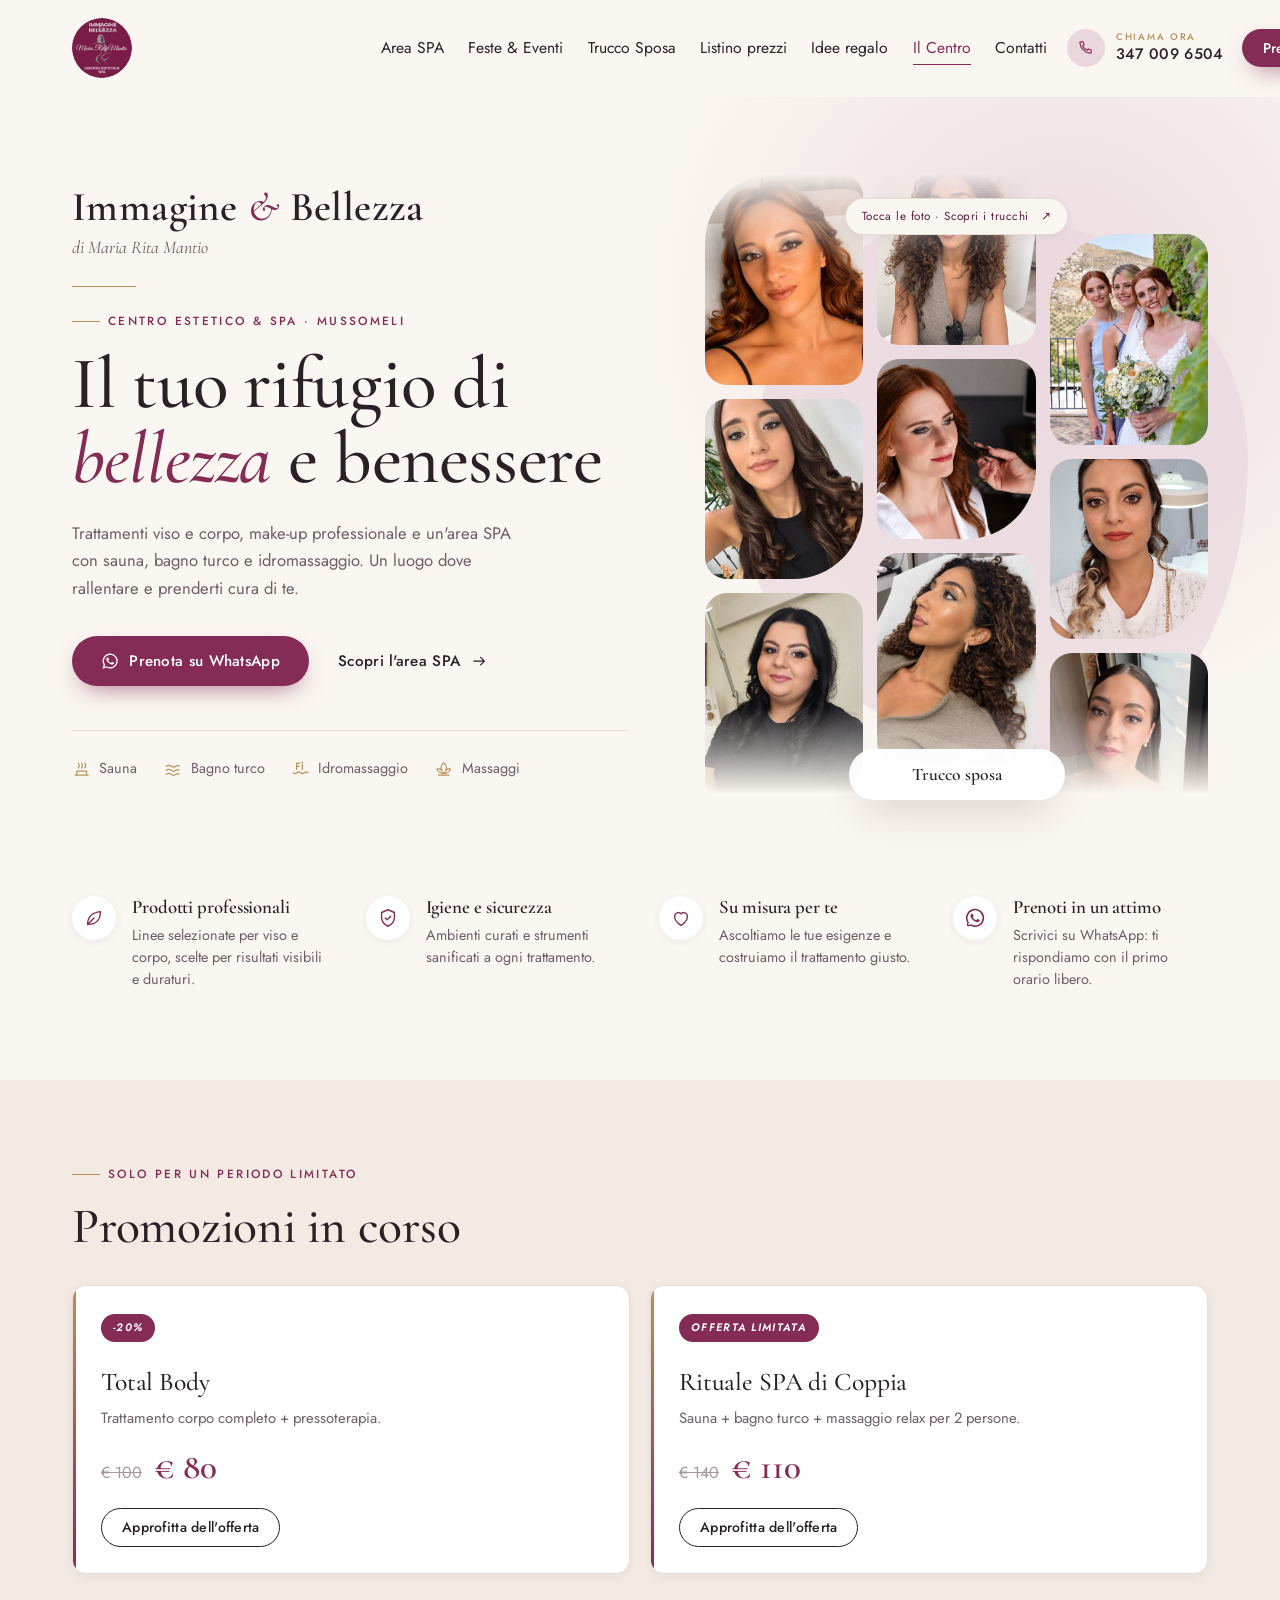
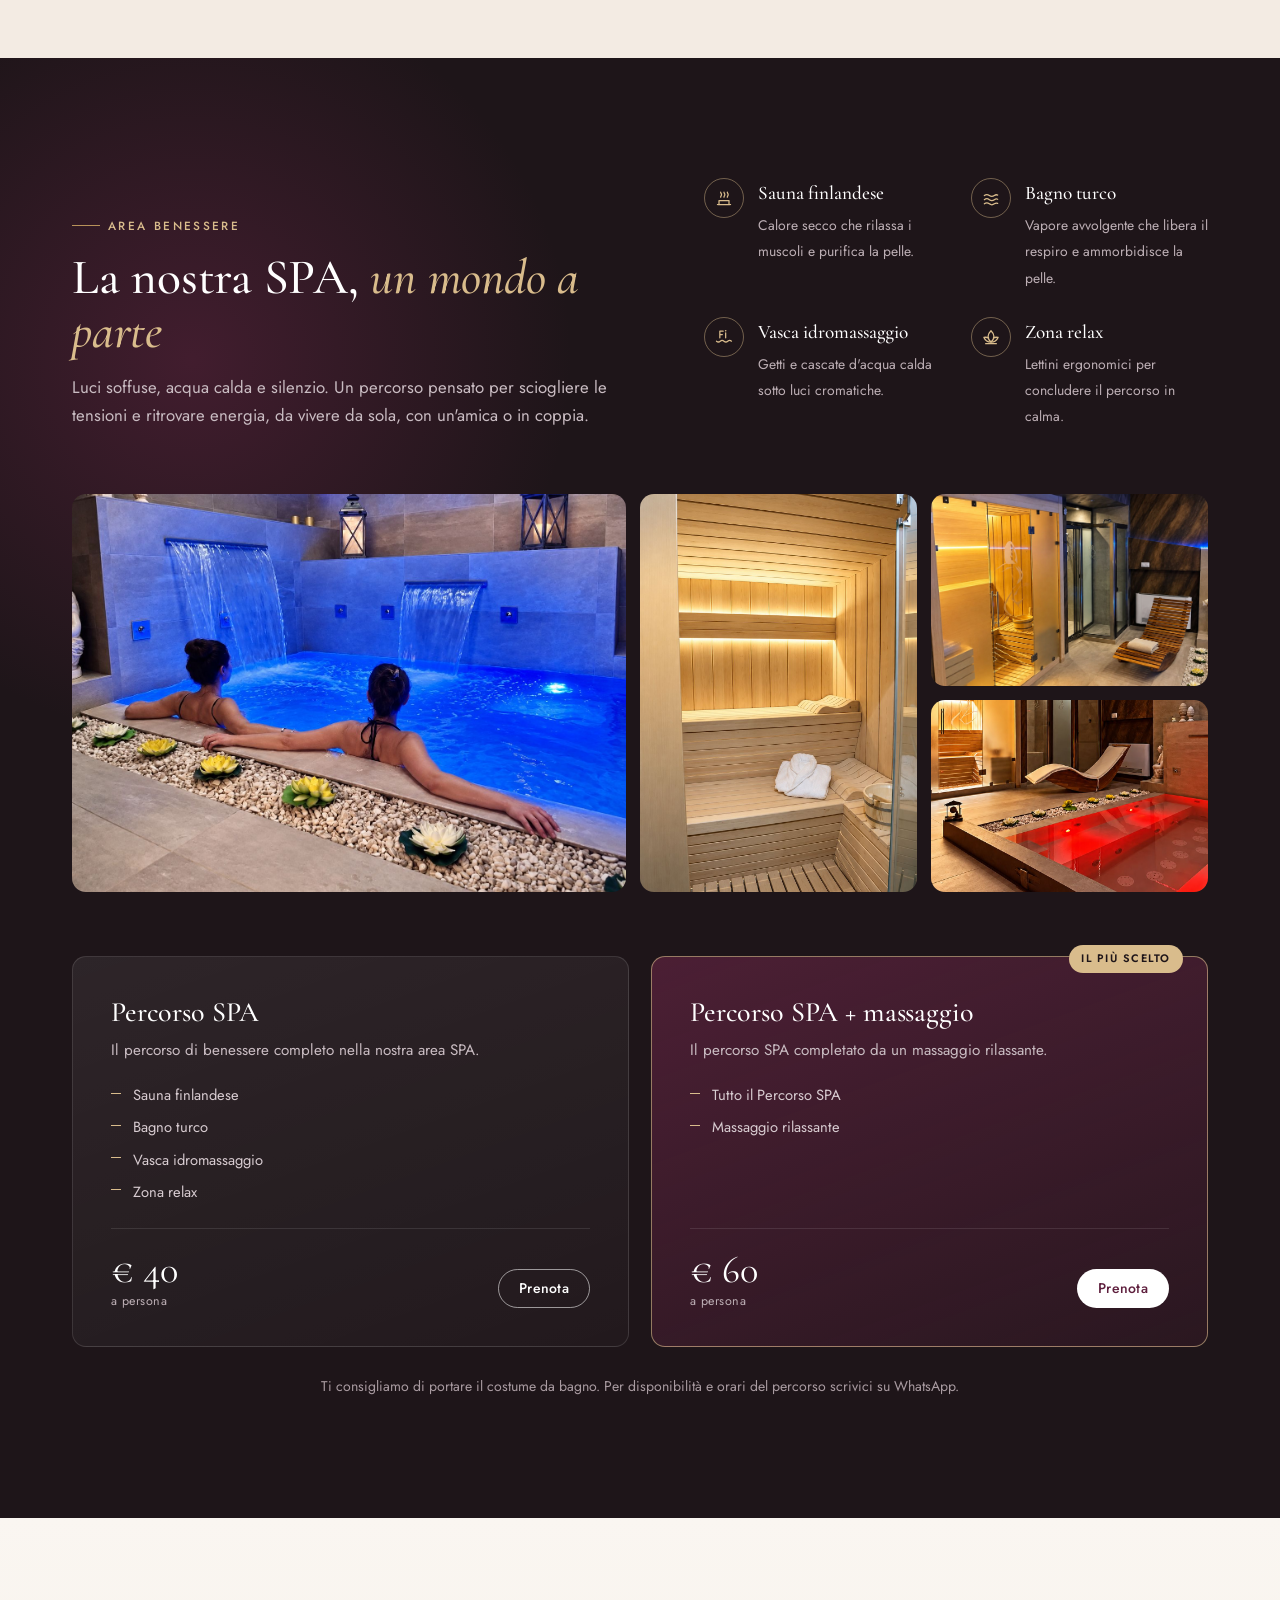
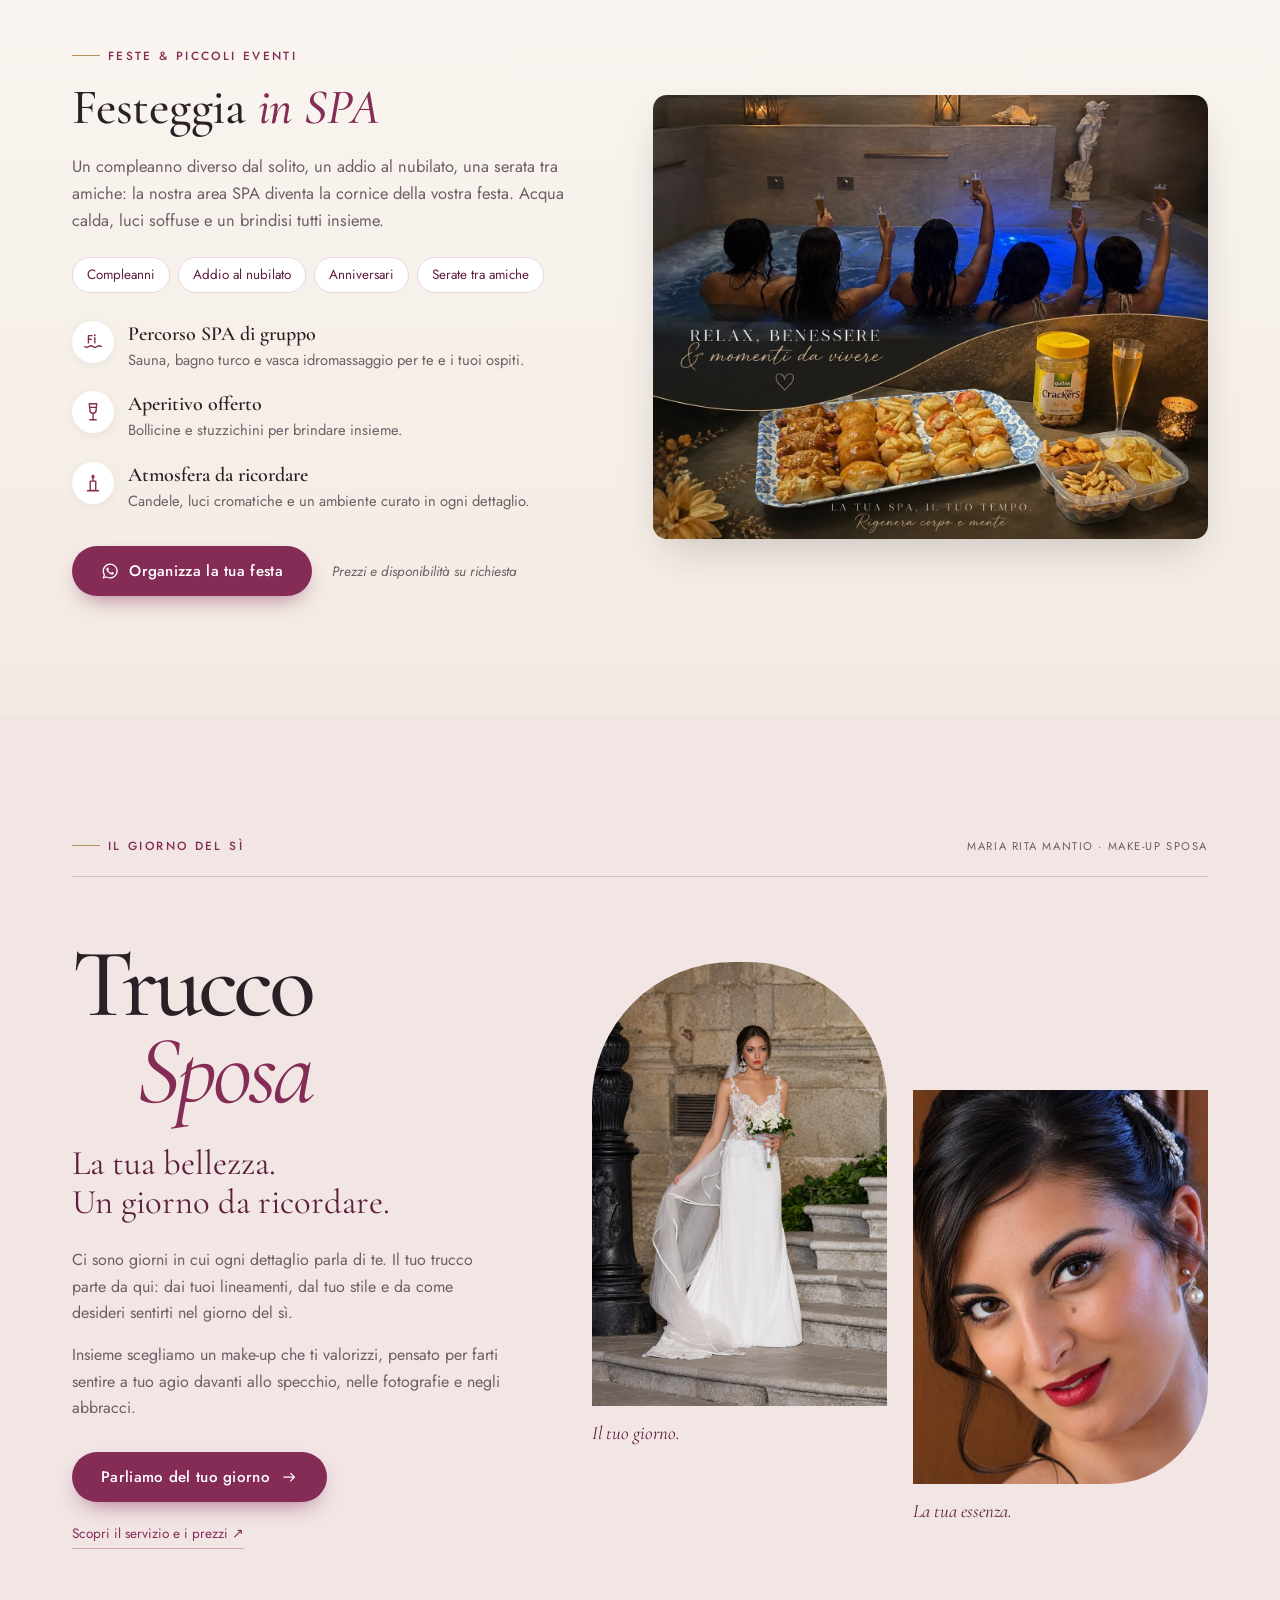
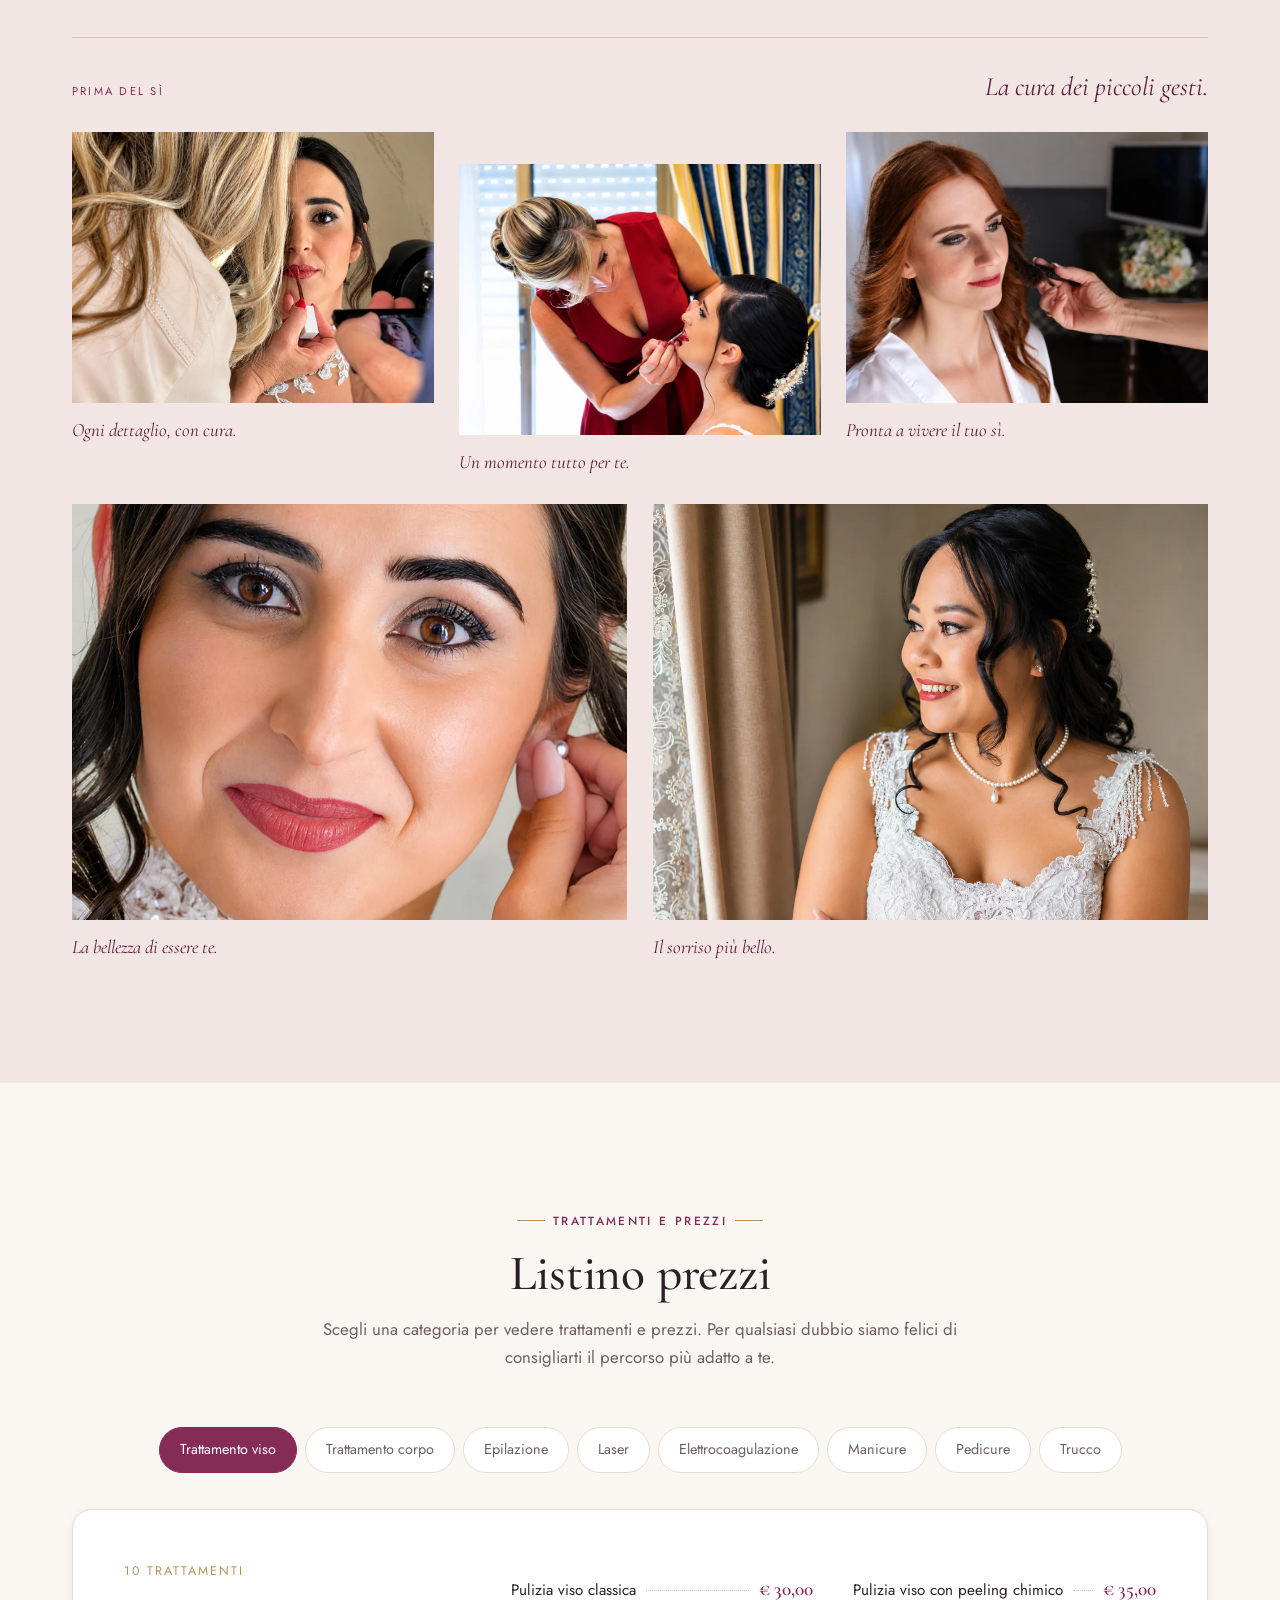
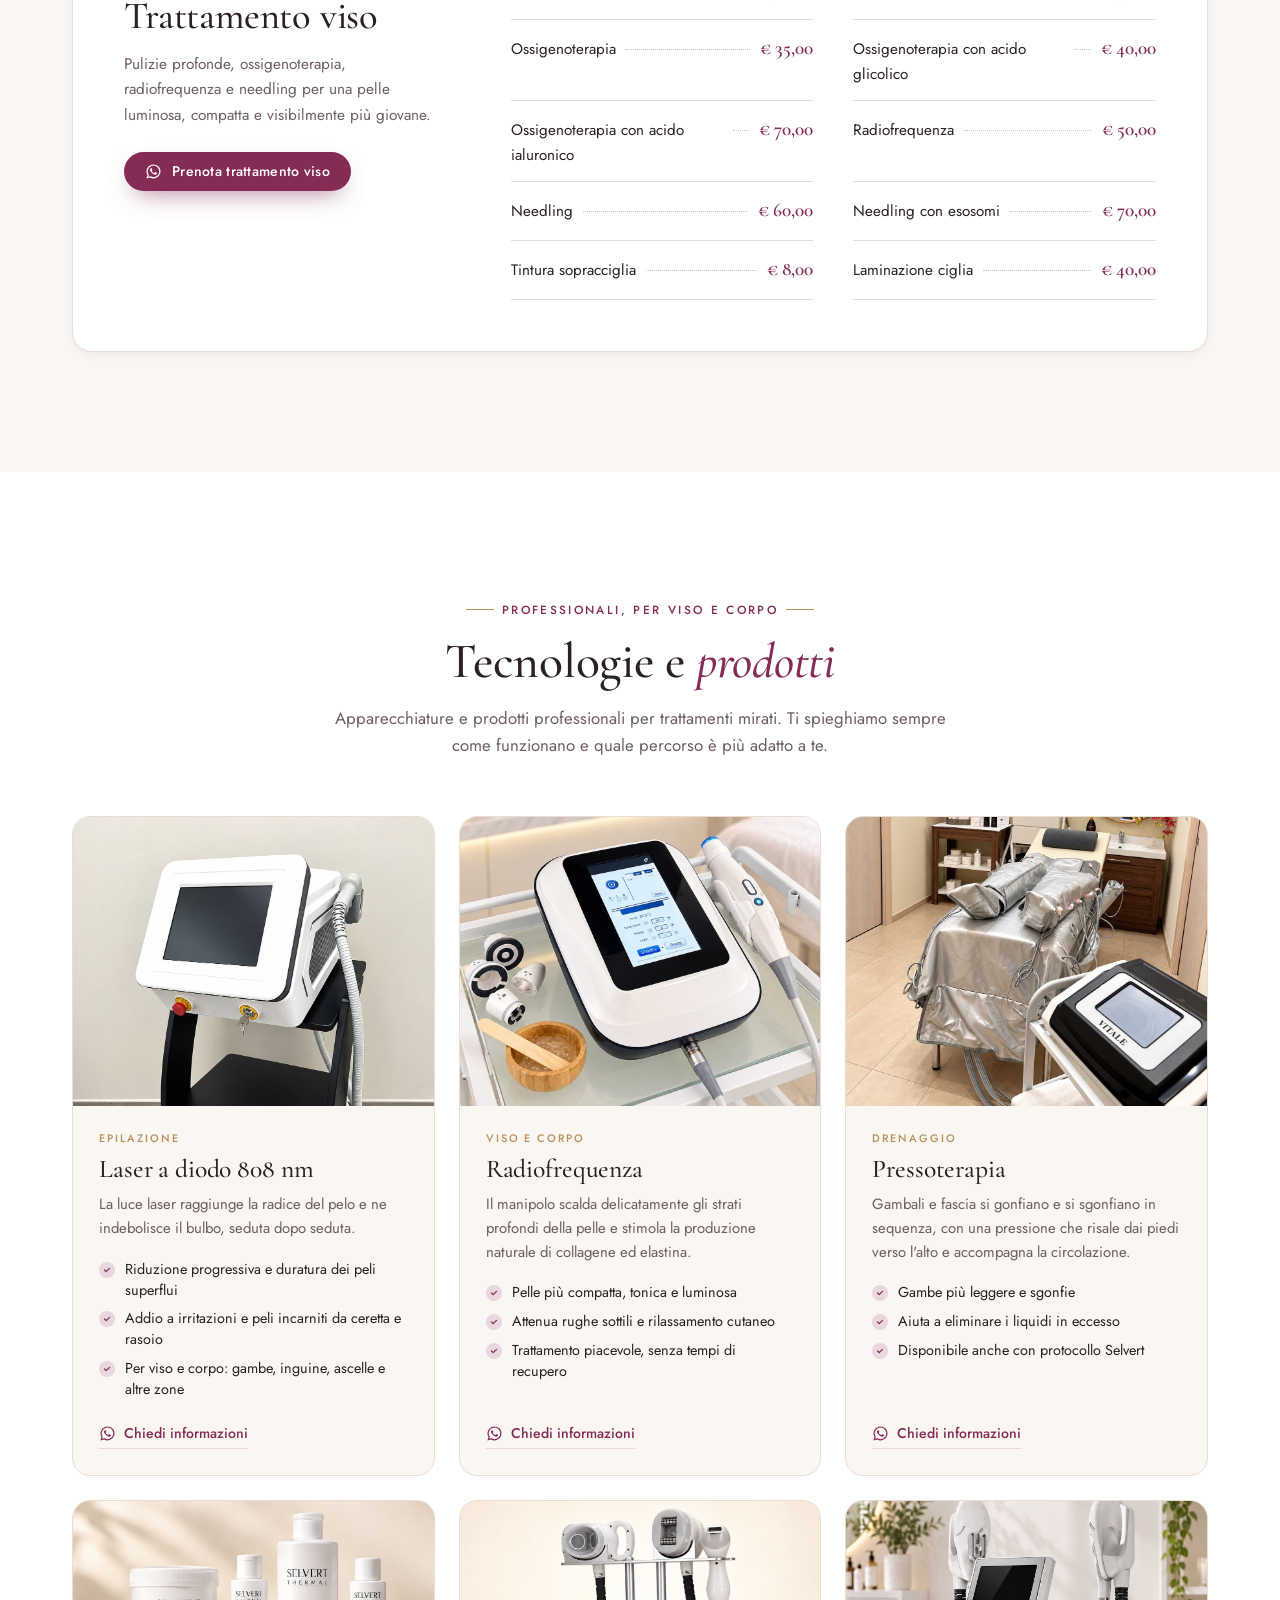
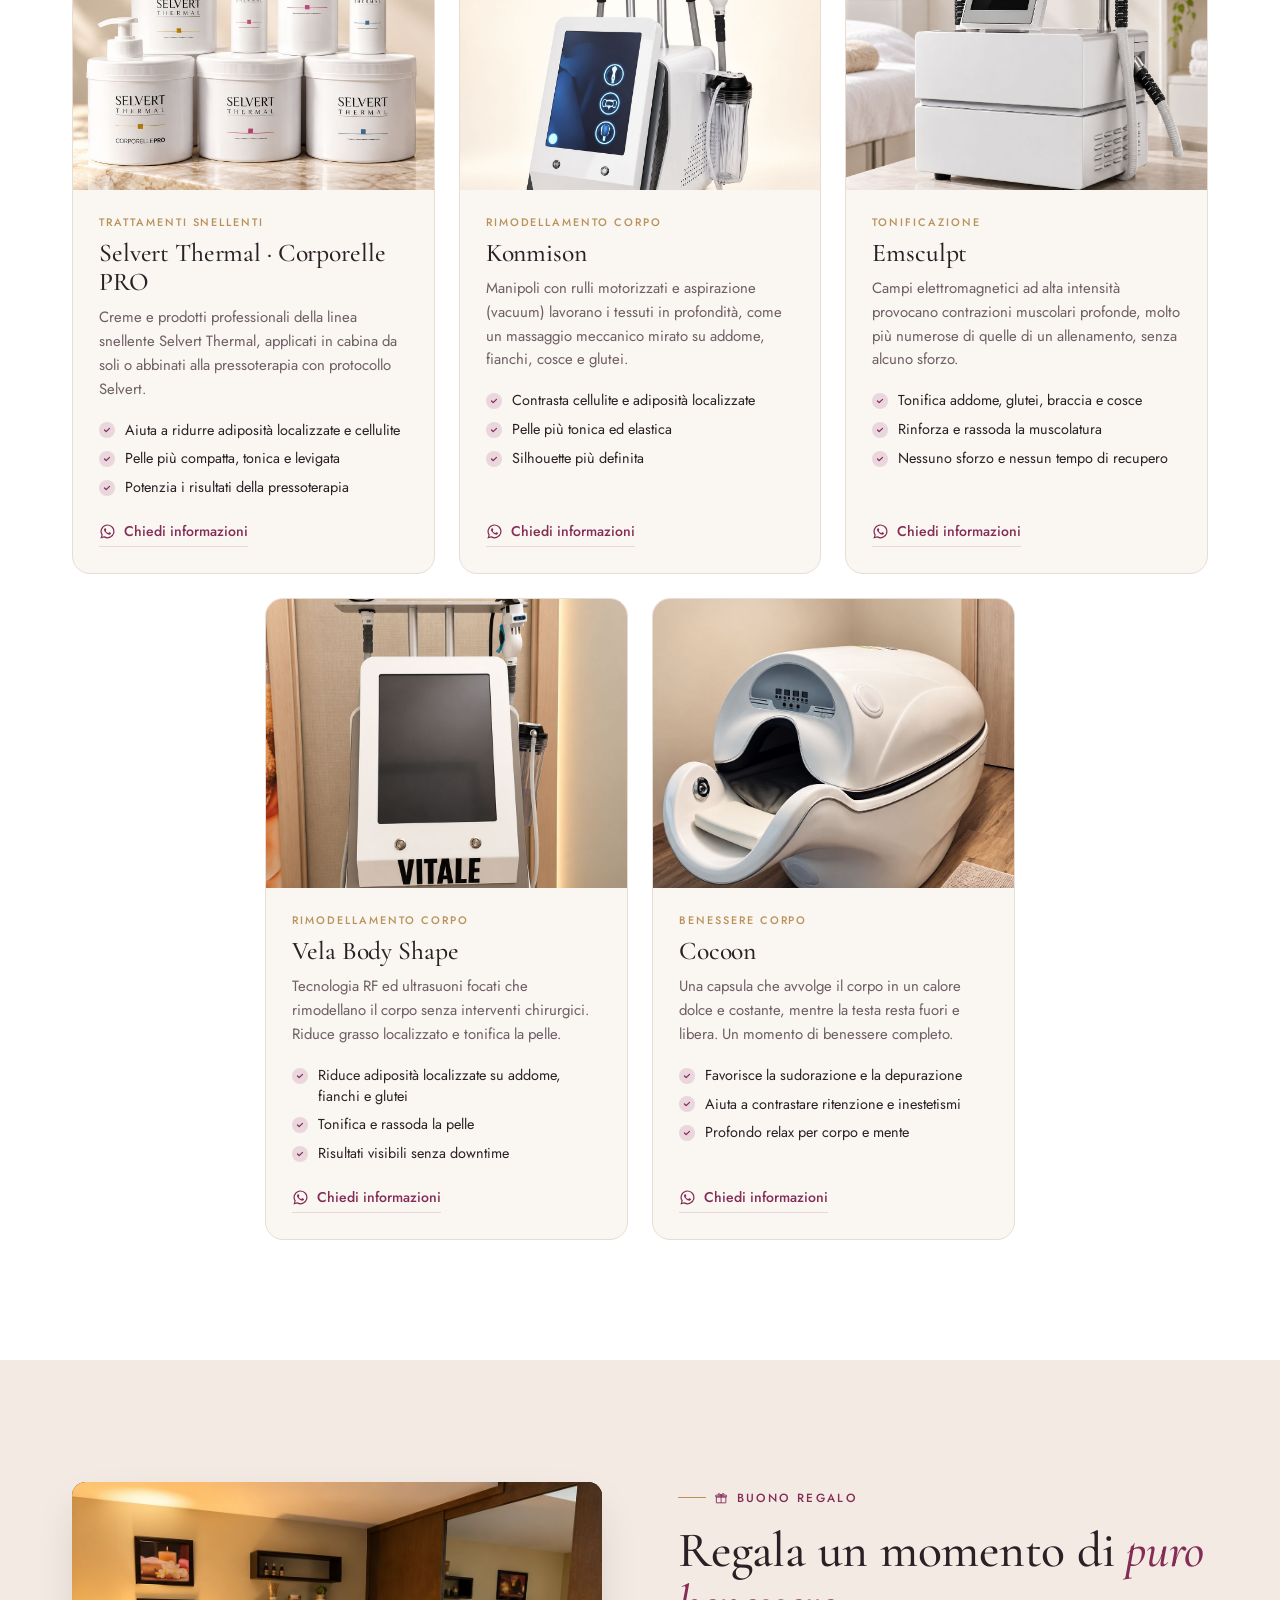
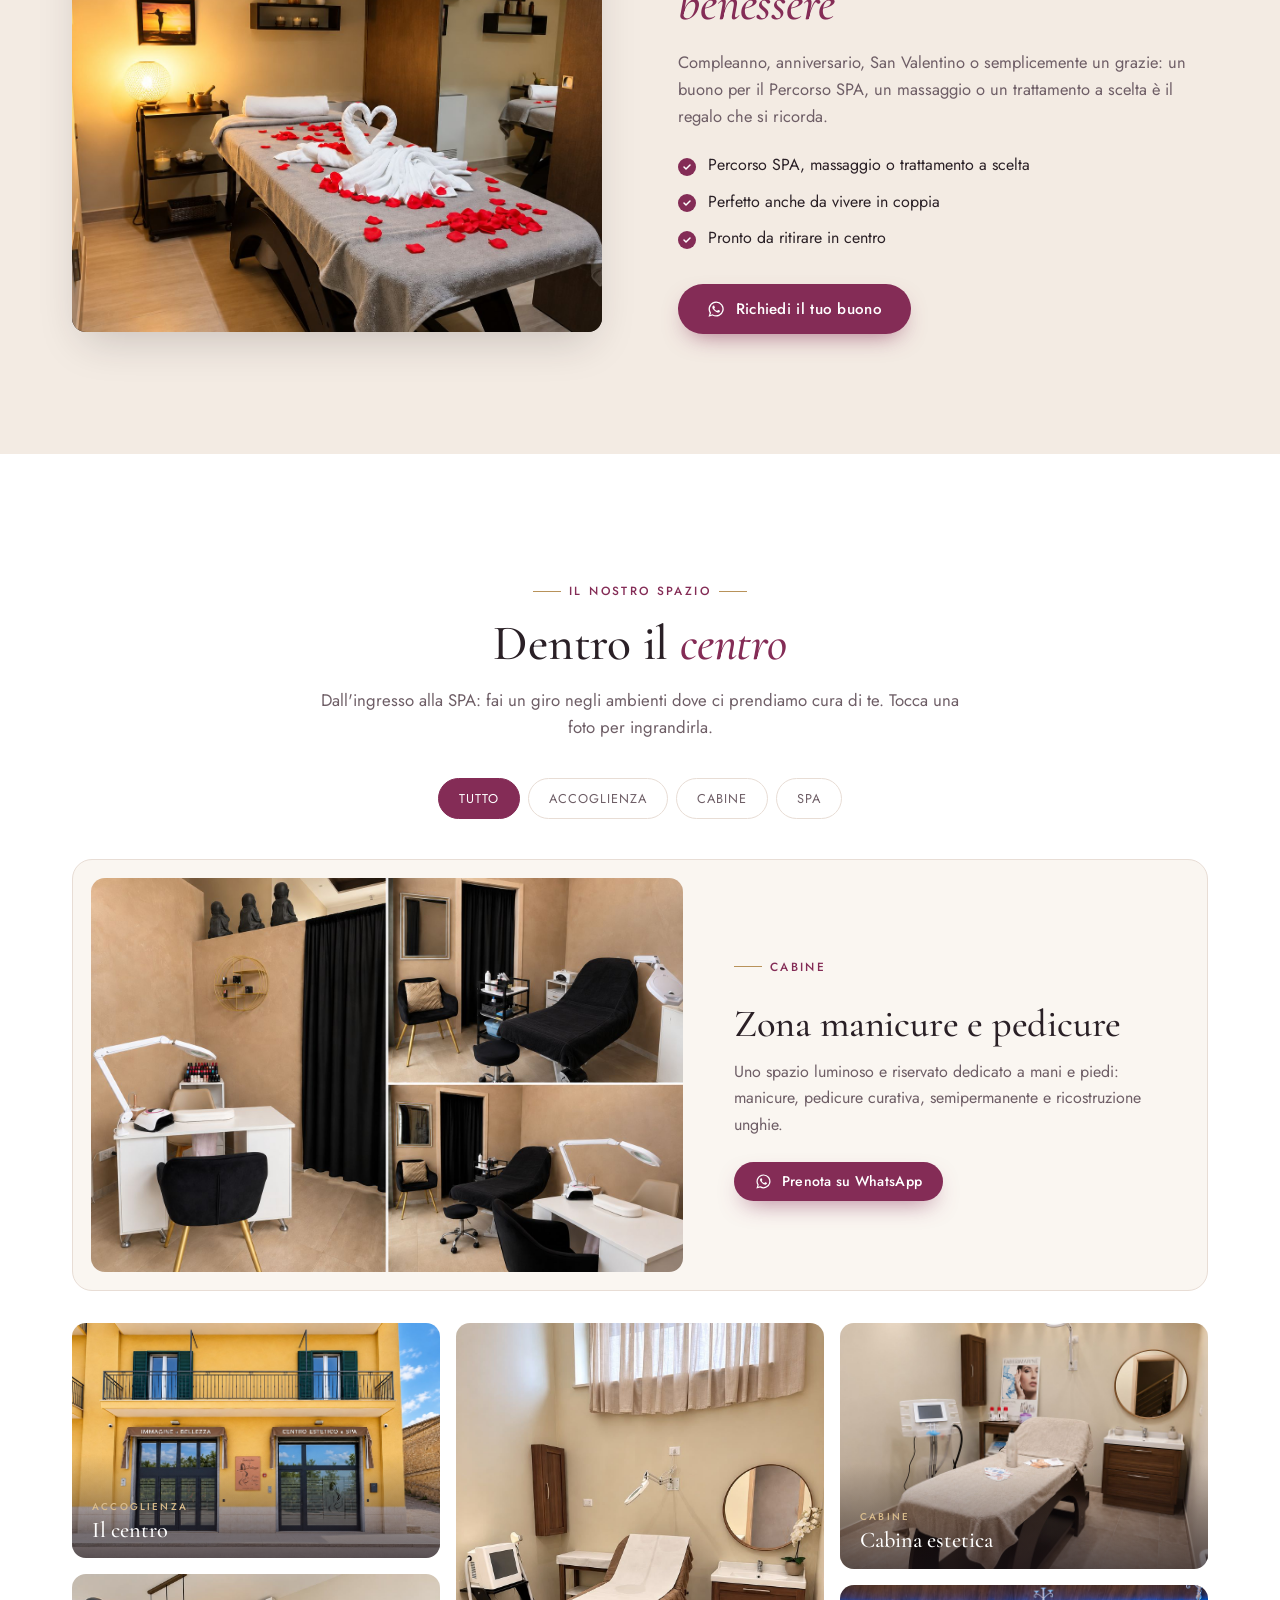
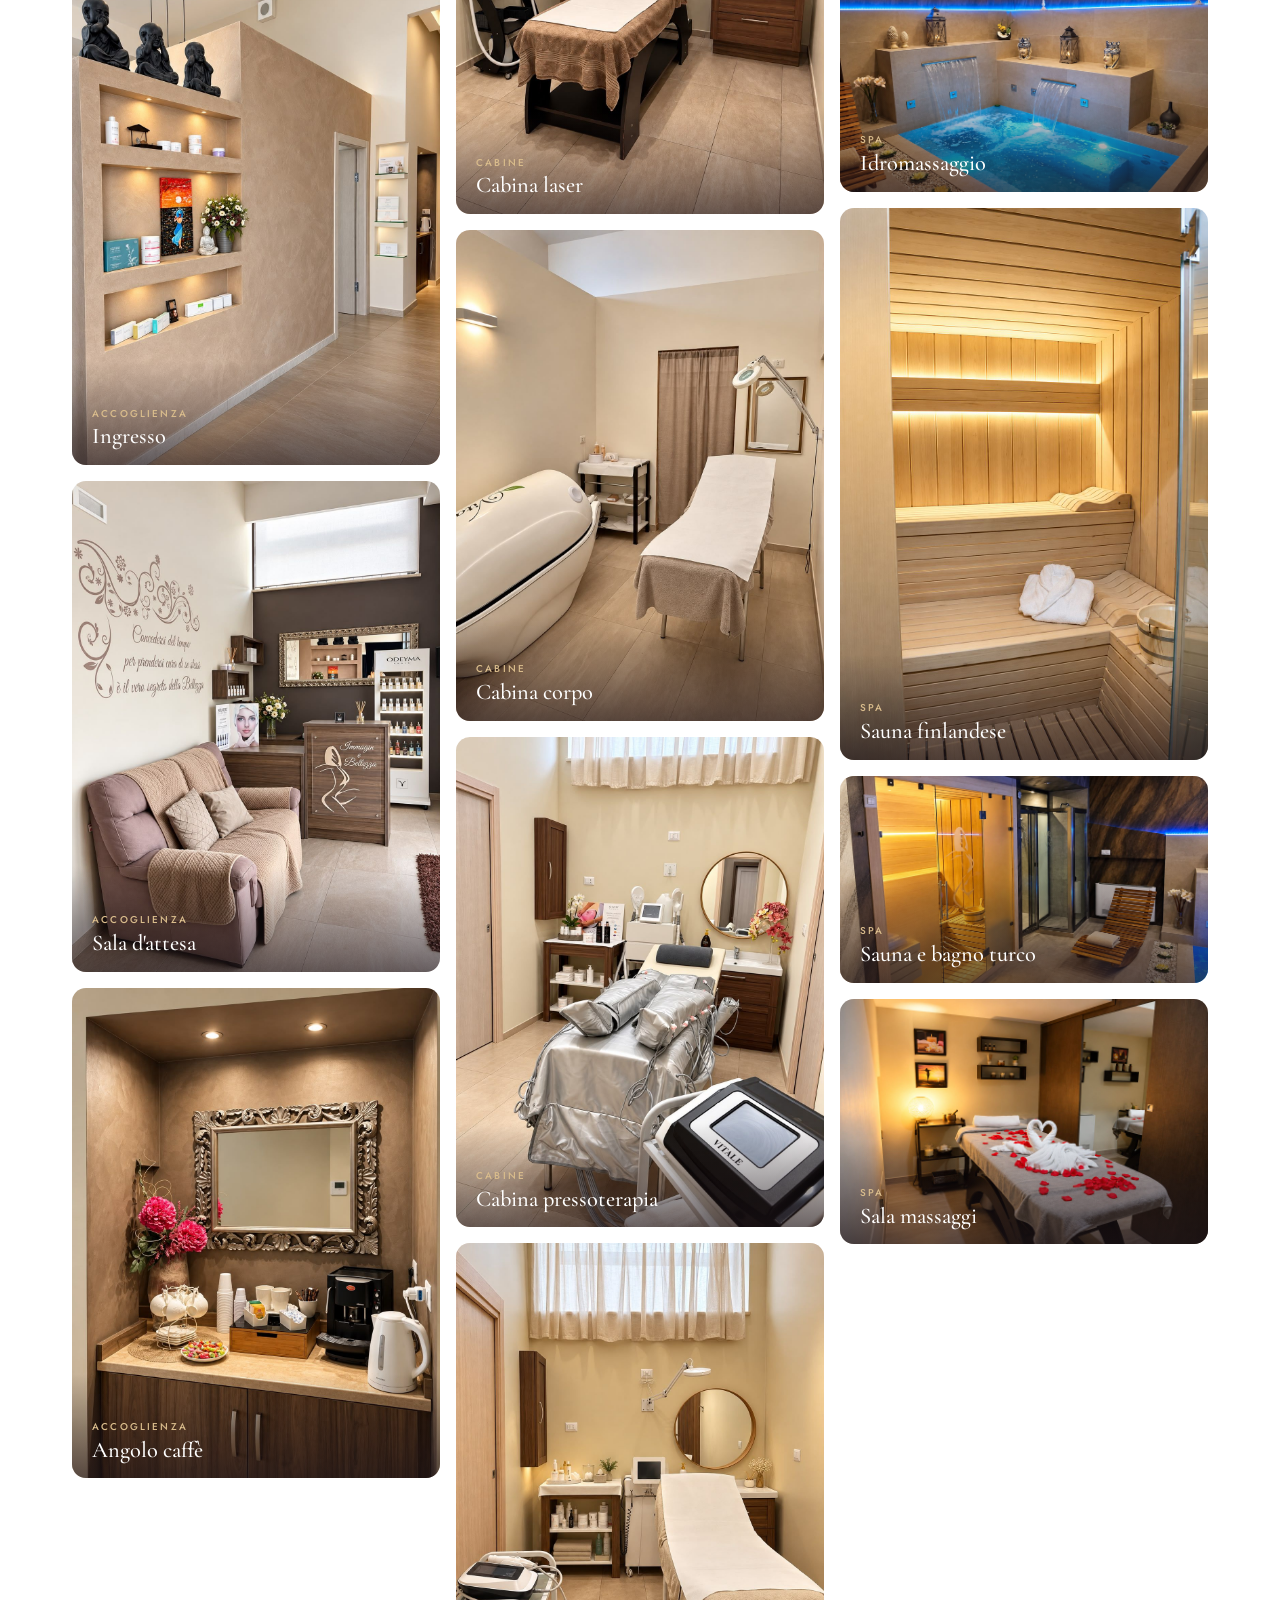
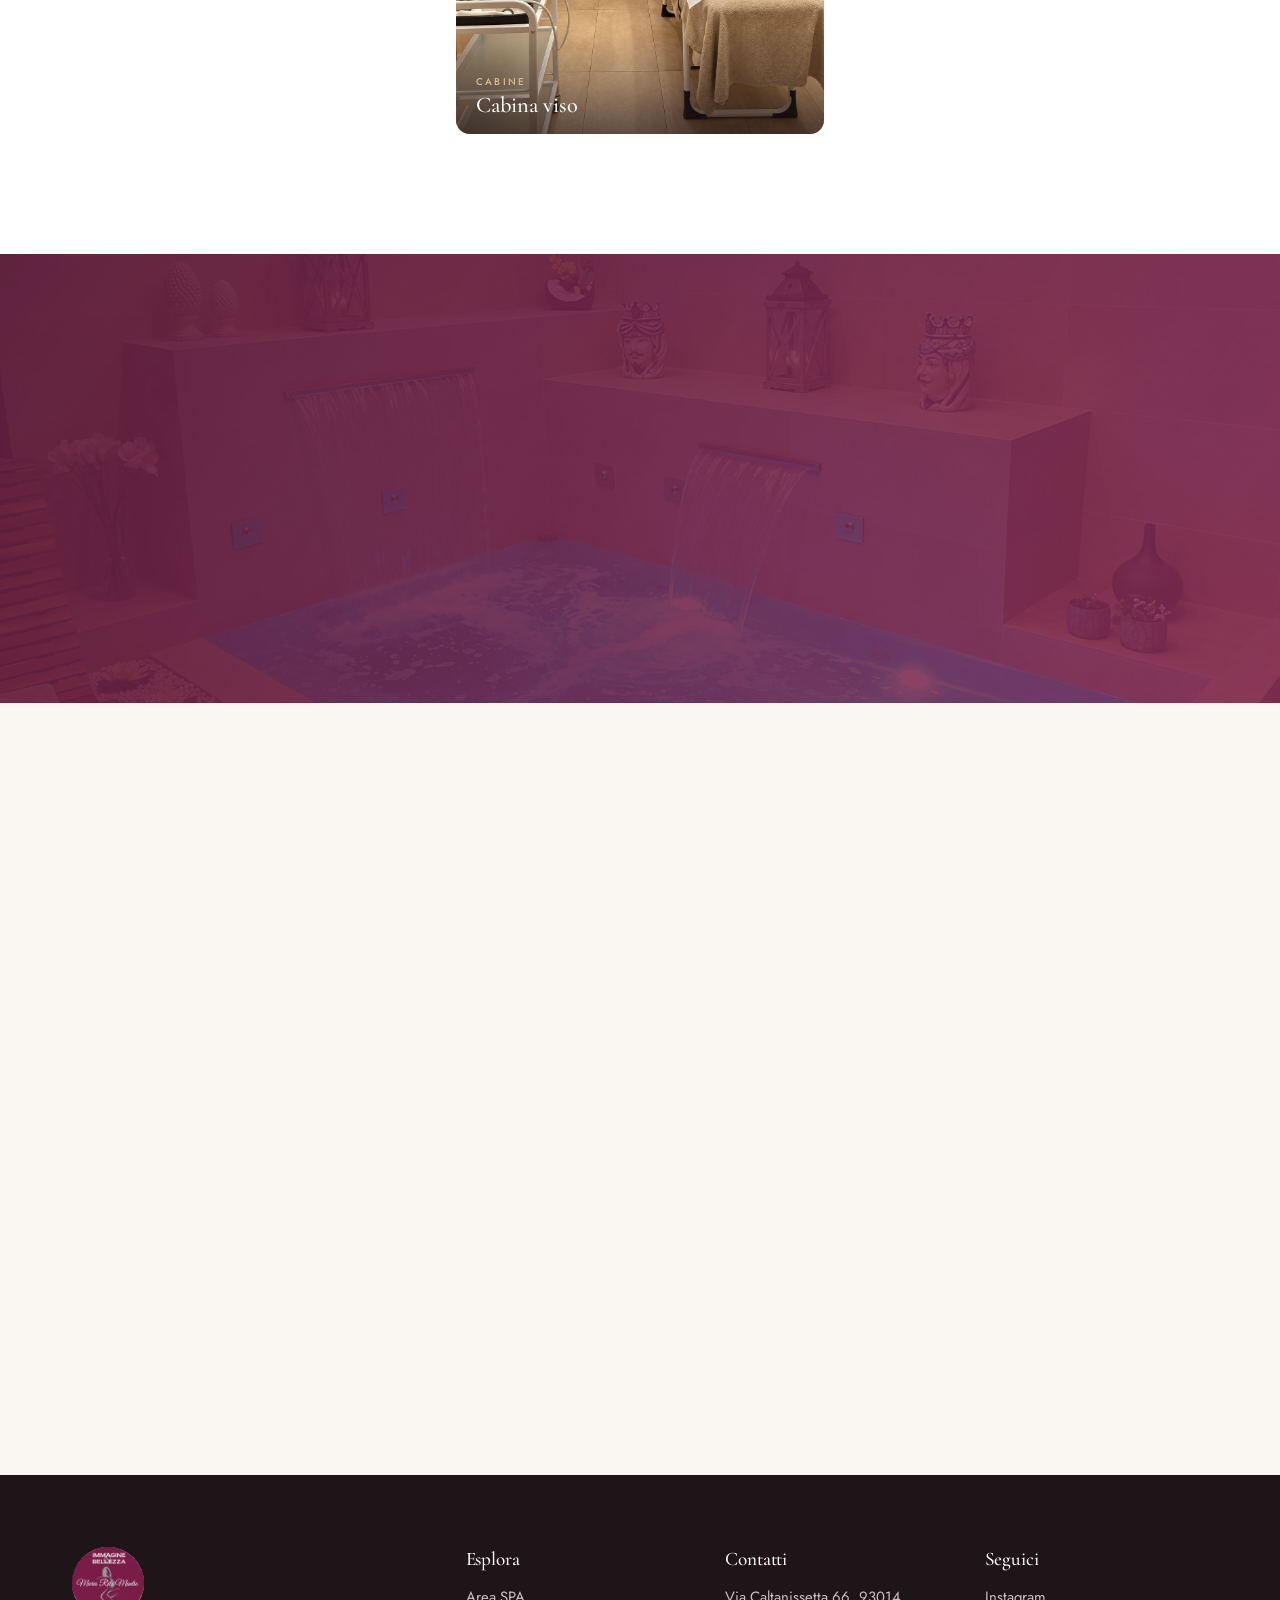
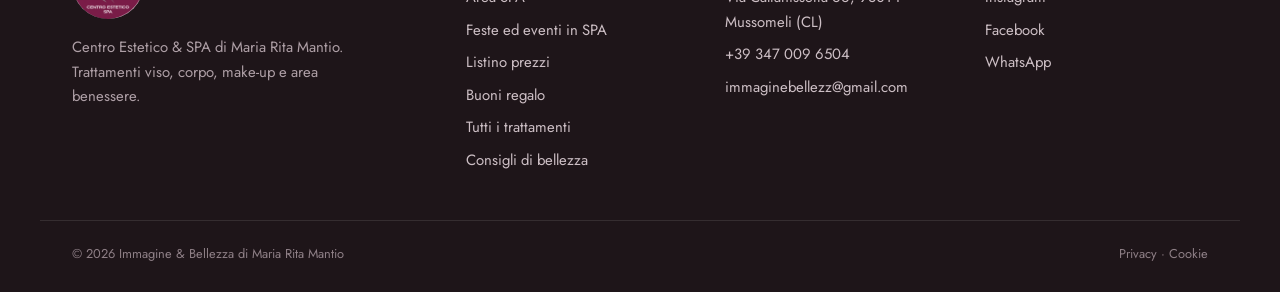
<file: index.html>
<!DOCTYPE html>
<html lang="it">
<head>
<meta charset="UTF-8">
<meta name="viewport" content="width=device-width, initial-scale=1.0, viewport-fit=cover">
<meta name="theme-color" content="#842C56">
<meta name="color-scheme" content="light only">

<!-- =====================================================================
     SEO ON-PAGE — TITLE / META DESCRIPTION
     Città configurata: Mussomeli.
     Title ideale 50-60 caratteri, Meta Description 140-160 caratteri.
     ===================================================================== -->
<title>Centro Estetico e SPA a Mussomeli | Immagine &amp; Bellezza</title>
<meta name="description" content="Centro estetico e SPA a Mussomeli (CL) di Maria Rita Mantio: sauna, bagno turco, idromassaggio, trattamenti viso e corpo, laser, manicure e trucco sposa.">
<link rel="canonical" href="https://www.immaginebellezzamantio.it/">

<!-- Open Graph (condivisione social) -->
<meta property="og:type" content="business.business">
<meta property="og:title" content="Centro Estetico e SPA a Mussomeli | Immagine &amp; Bellezza">
<meta property="og:description" content="Area SPA con sauna, bagno turco e idromassaggio, trattamenti viso e corpo e make-up a Mussomeli.">
<meta property="og:image" content="https://www.immaginebellezzamantio.it/images/web/spa/vasca3.jpg">
<meta property="og:url" content="https://www.immaginebellezzamantio.it/">
<meta property="og:locale" content="it_IT">
<meta property="og:site_name" content="Immagine & Bellezza">
<meta property="og:image:width" content="1341">
<meta property="og:image:height" content="1173">
<meta property="og:image:alt" content="Vasca idromassaggio dell'area SPA di Immagine & Bellezza a Mussomeli">
<meta name="twitter:card" content="summary_large_image">

<!-- Scheda attività per Google: aggiornata anche da js/script.js con i dati di content/contatti.json -->
<script type="application/ld+json" id="ld-attivita">
{
  "@context": "https://schema.org",
  "@type": ["BeautySalon", "DaySpa"],
  "@id": "https://www.immaginebellezzamantio.it/#attivita",
  "name": "Immagine & Bellezza di Maria Rita Mantio",
  "alternateName": ["Immagine e Bellezza", "Centro estetico Maria Rita Mantio"],
  "description": "Centro estetico e SPA a Mussomeli: sauna, bagno turco, idromassaggio, massaggi, trattamenti viso e corpo, laser, manicure e trucco sposa.",
  "url": "https://www.immaginebellezzamantio.it/",
  "logo": "https://www.immaginebellezzamantio.it/images/web/logo.png",
  "image": [
    "https://www.immaginebellezzamantio.it/images/web/spa/vasca3.jpg",
    "https://www.immaginebellezzamantio.it/images/web/spa/sauna.jpg",
    "https://www.immaginebellezzamantio.it/images/web/struttura/ingresso.jpg",
    "https://www.immaginebellezzamantio.it/images/web/ragazze/trucco-sposa-e-damigelle.jpg"
  ],
  "telephone": "+39 347 009 6504",
  "email": "immaginebellezz@gmail.com",
  "priceRange": "€€",
  "founder": { "@type": "Person", "name": "Maria Rita Mantio" },
  "address": { "@type": "PostalAddress", "streetAddress": "Via Caltanissetta 66", "addressLocality": "Mussomeli", "addressRegion": "CL", "postalCode": "93014", "addressCountry": "IT" },
  "geo": { "@type": "GeoCoordinates", "latitude": 37.57873, "longitude": 13.75415 },
  "hasMap": "https://www.google.com/maps/search/?api=1&query=Via+Caltanissetta+66,+93014+Mussomeli+CL",
  "openingHoursSpecification": [
    { "@type": "OpeningHoursSpecification", "dayOfWeek": ["Monday", "Tuesday", "Wednesday", "Thursday", "Friday"], "opens": "09:00", "closes": "19:00" }
  ],
  "areaServed": [{ "@type": "City", "name": "Mussomeli" }, { "@type": "AdministrativeArea", "name": "Provincia di Caltanissetta" }],
  "sameAs": ["https://www.instagram.com/mariaritamantio/", "https://www.facebook.com/mariarita.mantio.centroestetico"]
}
</script>
<!-- Nome del sito mostrato da Google sopra il risultato -->
<script type="application/ld+json">
{
  "@context": "https://schema.org",
  "@type": "WebSite",
  "@id": "https://www.immaginebellezzamantio.it/#sito",
  "name": "Immagine & Bellezza",
  "alternateName": ["Immagine e Bellezza", "Immagine & Bellezza Mussomeli"],
  "url": "https://www.immaginebellezzamantio.it/",
  "inLanguage": "it-IT",
  "publisher": { "@id": "https://www.immaginebellezzamantio.it/#attivita" }
}
</script>

<link rel="icon" type="image/png" href="images/web/logo.png">
<link rel="apple-touch-icon" href="images/web/logo.png">
<link rel="preconnect" href="https://fonts.googleapis.com">
<link rel="preconnect" href="https://fonts.gstatic.com" crossorigin>
<link href="https://fonts.googleapis.com/css2?family=Cormorant+Garamond:ital,wght@0,400;0,500;0,600;1,400;1,500&family=Jost:wght@300;400;500;600&display=swap" rel="stylesheet">
<link rel="stylesheet" href="css/style.css">
<link rel="stylesheet" href="css/home-ingresso.css">
<!-- Attiva le animazioni solo se JavaScript è disponibile -->
<script>document.documentElement.classList.add("js");</script>

<!-- I dati strutturati per Google (indirizzo, orari, telefono) vengono generati da js/script.js
     a partire da content/contatti.json, modificabile dal pannello /admin -->
</head>
<body>

<a class="skip-link" href="#main">Vai al contenuto</a>

<!-- Icone SVG riutilizzabili -->
<svg width="0" height="0" style="position:absolute" aria-hidden="true">
  <symbol id="i-whatsapp" viewBox="0 0 24 24"><path fill="currentColor" d="M12.04 2a9.9 9.9 0 0 0-8.5 14.96L2 22l5.18-1.5A9.9 9.9 0 1 0 12.04 2Zm0 18.1a8.2 8.2 0 0 1-4.2-1.15l-.3-.18-3.07.9.9-3-.2-.31a8.2 8.2 0 1 1 6.87 3.74Zm4.5-6.14c-.25-.12-1.46-.72-1.69-.8-.23-.08-.39-.12-.55.12-.16.25-.63.8-.78.97-.14.16-.29.18-.53.06a6.7 6.7 0 0 1-1.98-1.22 7.4 7.4 0 0 1-1.37-1.7c-.14-.25 0-.38.11-.5.11-.11.25-.29.37-.43.12-.15.16-.25.25-.41.08-.17.04-.31-.02-.43-.06-.13-.55-1.33-.76-1.82-.2-.48-.4-.41-.55-.42h-.47a.9.9 0 0 0-.65.3 2.74 2.74 0 0 0-.86 2.04 4.76 4.76 0 0 0 1 2.53 10.9 10.9 0 0 0 4.18 3.69c.58.25 1.04.4 1.4.52.58.18 1.12.16 1.54.1.47-.07 1.46-.6 1.66-1.18.2-.57.2-1.07.15-1.17-.06-.1-.22-.17-.47-.29Z"/></symbol>
  <symbol id="i-phone" viewBox="0 0 24 24"><path fill="none" stroke="currentColor" stroke-width="1.6" stroke-linecap="round" stroke-linejoin="round" d="M5 4h3.5l1.5 4-2 1.5a11 11 0 0 0 6.5 6.5l1.5-2 4 1.5V19a1 1 0 0 1-1 1A16 16 0 0 1 4 5a1 1 0 0 1 1-1Z"/></symbol>
  <symbol id="i-leaf" viewBox="0 0 24 24"><path fill="none" stroke="currentColor" stroke-width="1.5" stroke-linecap="round" stroke-linejoin="round" d="M5 19c0-8 5-13 14-14 0 9-5 14-13 14M5 19l7-7"/></symbol>
  <symbol id="i-shield" viewBox="0 0 24 24"><path fill="none" stroke="currentColor" stroke-width="1.5" stroke-linejoin="round" d="M12 3 5 6v5c0 4.5 3 8.3 7 10 4-1.7 7-5.5 7-10V6l-7-3Z"/><path fill="none" stroke="currentColor" stroke-width="1.5" stroke-linecap="round" stroke-linejoin="round" d="m9 12 2 2 4-4"/></symbol>
  <symbol id="i-heart" viewBox="0 0 24 24"><path fill="none" stroke="currentColor" stroke-width="1.5" stroke-linejoin="round" d="M12 20s-7-4.4-7-10a4 4 0 0 1 7-2.6A4 4 0 0 1 19 10c0 5.6-7 10-7 10Z"/></symbol>
  <symbol id="i-sauna" viewBox="0 0 24 24"><path fill="none" stroke="currentColor" stroke-width="1.5" stroke-linecap="round" stroke-linejoin="round" d="M4 20h16M6 20v-5h12v5M8 11c0-1.5 1-1.5 1-3s-1-1.5-1-3M12 11c0-1.5 1-1.5 1-3s-1-1.5-1-3M16 11c0-1.5 1-1.5 1-3s-1-1.5-1-3"/></symbol>
  <symbol id="i-steam" viewBox="0 0 24 24"><path fill="none" stroke="currentColor" stroke-width="1.5" stroke-linecap="round" d="M4 9c2-1.5 4-1.5 6 0s4 1.5 6 0 3-1 4-.5M4 14c2-1.5 4-1.5 6 0s4 1.5 6 0 3-1 4-.5M4 19c2-1.5 4-1.5 6 0s4 1.5 6 0 3-1 4-.5"/></symbol>
  <symbol id="i-wave" viewBox="0 0 24 24"><path fill="none" stroke="currentColor" stroke-width="1.5" stroke-linecap="round" stroke-linejoin="round" d="M3 17c1.5 1.3 3 1.3 4.5 0s3-1.3 4.5 0 3 1.3 4.5 0 3-1.3 4.5 0M7 13V5h4M7 9h3M14 13V7"/><circle cx="14" cy="4.5" r="1" fill="currentColor"/></symbol>
  <symbol id="i-lotus" viewBox="0 0 24 24"><path fill="none" stroke="currentColor" stroke-width="1.5" stroke-linejoin="round" d="M12 18c-2.5-2-3.5-4.5-3.5-7S10 6.5 12 4.5c2 2 3.5 4 3.5 6.5S14.5 16 12 18Z"/><path fill="none" stroke="currentColor" stroke-width="1.5" stroke-linejoin="round" d="M12 18c-4 0-7-2-8.5-5.5 2.5-.5 4.5 0 6 1M12 18c4 0 7-2 8.5-5.5-2.5-.5-4.5 0-6 1M5 20h14"/></symbol>
  <symbol id="i-glass" viewBox="0 0 24 24"><path fill="none" stroke="currentColor" stroke-width="1.5" stroke-linecap="round" stroke-linejoin="round" d="M8 3h8l-.6 7a3.4 3.4 0 0 1-6.8 0L8 3ZM12 13.5V20M8.5 20.5h7M8.3 7h7.4"/></symbol>
  <symbol id="i-candle" viewBox="0 0 24 24"><path fill="none" stroke="currentColor" stroke-width="1.5" stroke-linecap="round" stroke-linejoin="round" d="M9 10h6v10H9zM12 10V8M12 3.5c1.2 1.3 1.6 2.3 0 3.5-1.6-1.2-1.2-2.2 0-3.5ZM6 20.5h12"/></symbol>
  <symbol id="i-users" viewBox="0 0 24 24"><circle cx="9" cy="8" r="3" fill="none" stroke="currentColor" stroke-width="1.5"/><path fill="none" stroke="currentColor" stroke-width="1.5" stroke-linecap="round" d="M3.5 19a5.5 5.5 0 0 1 11 0M15.5 5.3a3 3 0 0 1 0 5.4M17 14a5.5 5.5 0 0 1 3.5 5"/></symbol>
  <symbol id="i-gift" viewBox="0 0 24 24"><path fill="none" stroke="currentColor" stroke-width="1.5" stroke-linejoin="round" d="M4 10h16v10H4zM3 7h18v3H3zM12 7v13M12 7C10.5 4 7 3.5 7 5.5S10 7 12 7Zm0 0c1.5-3 5-3.5 5-1.5S14 7 12 7Z"/></symbol>
  <symbol id="i-pin" viewBox="0 0 24 24"><path fill="none" stroke="currentColor" stroke-width="1.5" stroke-linejoin="round" d="M12 21s7-6.2 7-11.5a7 7 0 0 0-14 0C5 14.8 12 21 12 21Z"/><circle cx="12" cy="9.5" r="2.5" fill="none" stroke="currentColor" stroke-width="1.5"/></symbol>
  <symbol id="i-clock" viewBox="0 0 24 24"><circle cx="12" cy="12" r="8.5" fill="none" stroke="currentColor" stroke-width="1.5"/><path fill="none" stroke="currentColor" stroke-width="1.5" stroke-linecap="round" d="M12 7.5V12l3 2"/></symbol>
  <symbol id="i-mail" viewBox="0 0 24 24"><rect x="3.5" y="5.5" width="17" height="13" rx="1.5" fill="none" stroke="currentColor" stroke-width="1.5"/><path fill="none" stroke="currentColor" stroke-width="1.5" stroke-linejoin="round" d="m4 7 8 6 8-6"/></symbol>
  <symbol id="i-arrow" viewBox="0 0 24 24"><path fill="none" stroke="currentColor" stroke-width="1.6" stroke-linecap="round" stroke-linejoin="round" d="M5 12h14m-5-5 5 5-5 5"/></symbol>
  <symbol id="i-close" viewBox="0 0 24 24"><path fill="none" stroke="currentColor" stroke-width="1.6" stroke-linecap="round" d="M6 6l12 12M18 6 6 18"/></symbol>
  <symbol id="i-star" viewBox="0 0 24 24"><path fill="currentColor" d="m12 3 2.7 5.6 6.1.8-4.5 4.2 1.1 6.1L12 16.8l-5.4 2.9 1.1-6.1-4.5-4.2 6.1-.8L12 3Z"/></symbol>
</svg>

<header class="site" id="top">
  <div class="wrap">
    <a href="#home" class="logo" aria-label="Immagine & Bellezza — torna all'inizio">
      <img src="images/web/logo.png" alt="" class="logo-img" width="48" height="48">
      <span class="logo-text"><span>Immagine <em>&amp;</em> Bellezza</span><small>Centro Estetico &amp; SPA</small></span>
    </a>
    <nav class="main" id="menu" aria-label="Menu principale">
      <ul>
        <li><a href="#spa">Area SPA</a></li>
        <li><a href="#eventi">Feste &amp; Eventi</a></li>
        <li><a href="#trucco-sposa">Trucco Sposa</a></li>
        <li><a href="#servizi">Listino prezzi</a></li>
        <li><a href="#regalo">Idee regalo</a></li>
        <li><a href="#galleria">Il Centro</a></li>
        <li><a href="#dove-siamo">Contatti</a></li>
      </ul>
      <div class="nav-mobile-cta">
        <a class="btn btn-primary" data-wa="Ciao! Vorrei prenotare un appuntamento." href="https://wa.me/393470096504"><svg class="ico"><use href="#i-whatsapp"/></svg>Prenota su WhatsApp</a>
        <a class="btn btn-outline" href="tel:+393470096504"><svg class="ico"><use href="#i-phone"/></svg><span data-c="telefono">+39 347 009 6504</span></a>
      </div>
    </nav>
    <div class="header-actions">
      <a class="header-phone" href="tel:+393470096504" aria-label="Chiama ora" title="Chiama ora"><span class="hp-ico"><svg class="ico"><use href="#i-phone"/></svg></span><span class="hp-txt"><small>Chiama ora</small><span data-c="telefono-breve">347 009 6504</span></span></a>
      <a class="btn btn-primary btn-sm" data-wa="Ciao! Vorrei prenotare un appuntamento." href="https://wa.me/393470096504">Prenota</a>
      <button class="nav-toggle" aria-label="Apri menu" aria-expanded="false" aria-controls="menu"><span></span><span></span><span></span></button>
    </div>
  </div>
</header>

<main id="main">

  <!-- ============================= HERO =============================
       Testi e foto si modificano dal pannello /admin (sezione Home). -->
  <section id="home" class="hero">
    <div class="wrap">
      <div class="hero-copy">
        <p class="hero-brand" id="hero-brand">
          <span class="hero-brand-name">Immagine <em>&amp;</em> Bellezza</span>
          <span class="hero-brand-sub">di Maria Rita Mantio</span>
        </p>
        <h1 class="hero-h1"><span class="eyebrow" data-t="home.hero.eyebrow">Centro Estetico &amp; SPA · Mussomeli</span>
          <span class="hero-title" data-t="home.hero.titolo">Il tuo rifugio di <em>bellezza</em> e benessere</span></h1>
        <p class="lead" data-t="home.hero.testo">Trattamenti viso e corpo, make-up professionale e un'area SPA con sauna, bagno turco e idromassaggio. Un luogo dove rallentare e prenderti cura di te.</p>
        <div class="hero-actions">
          <a class="btn btn-primary" data-wa="Ciao! Vorrei prenotare un appuntamento." data-wa-t="home.hero.messaggio_whatsapp" href="https://wa.me/393470096504"><svg class="ico"><use href="#i-whatsapp"/></svg><span data-t="home.hero.pulsante">Prenota su WhatsApp</span></a>
          <a class="btn btn-ghost" href="#spa">Scopri l'area SPA <svg class="ico"><use href="#i-arrow"/></svg></a>
        </div>
        <ul class="hero-facts" id="hero-facts" aria-label="Cosa trovi da noi">
          <li><svg class="ico"><use href="#i-sauna"/></svg>Sauna</li>
          <li><svg class="ico"><use href="#i-steam"/></svg>Bagno turco</li>
          <li><svg class="ico"><use href="#i-wave"/></svg>Idromassaggio</li>
          <li><svg class="ico"><use href="#i-lotus"/></svg>Massaggi</li>
        </ul>
      </div>
      <div class="hero-visual">
        <button type="button" class="hero-arch" id="hero-arch" data-gallery="/images/web/ragazze/trucco-professionale-capelli-ricci.jpg" data-set="trucchi" aria-label="Apri la galleria dei trucchi: scorri tutte le foto" aria-haspopup="dialog"></button>
        <span class="hero-gallery-hint" aria-hidden="true">Tocca le foto · Scopri i trucchi <span>↗</span></span>
        <img class="hero-seal" src="images/web/logo.png" alt="" width="120" height="120">
        <div class="hero-card" id="hero-card"><strong>Trucco sposa</strong></div>
      </div>
    </div>
  </section>

  <!-- ===================== PUNTI DI FORZA ===================== -->
  <section class="pillars" aria-label="Perché sceglierci">
    <div class="wrap" id="pillars">
      <div class="pillar reveal"><svg class="ico"><use href="#i-leaf"/></svg><div><h3>Prodotti professionali</h3><p>Linee selezionate per viso e corpo, scelte per risultati visibili e duraturi.</p></div></div>
      <div class="pillar reveal"><svg class="ico"><use href="#i-shield"/></svg><div><h3>Igiene e sicurezza</h3><p>Ambienti curati e strumenti sanificati a ogni trattamento.</p></div></div>
      <div class="pillar reveal"><svg class="ico"><use href="#i-heart"/></svg><div><h3>Su misura per te</h3><p>Ascoltiamo le tue esigenze e costruiamo il trattamento giusto.</p></div></div>
      <div class="pillar reveal"><svg class="ico"><use href="#i-whatsapp"/></svg><div><h3>Prenoti in un attimo</h3><p>Scrivici su WhatsApp: ti rispondiamo con il primo orario libero.</p></div></div>
    </div>
  </section>

  <!-- ===================== PROMOZIONI ===================== -->
  <section id="promozioni" class="promo" hidden>
    <div class="wrap">
      <div class="promo-head">
        <span class="eyebrow" data-t="promozioni.eyebrow">Solo per un periodo limitato</span>
        <h2 data-t="promozioni.titolo">Promozioni in corso</h2>
      </div>
      <div class="grid-promo" id="grid-promo"><!-- generato da js/script.js (content/promozioni.json) --></div>
    </div>
  </section>

  <!-- ===================== AREA SPA ===================== -->
  <section id="spa" class="spa">
    <div class="wrap">
      <div class="spa-intro">
        <div class="section-head reveal">
          <span class="eyebrow" data-t="spa.eyebrow">Area Benessere</span>
          <h2 data-t="spa.titolo">La nostra SPA, <em>un mondo a parte</em></h2>
          <p data-t="spa.testo">Luci soffuse, acqua calda e silenzio. Un percorso pensato per sciogliere le tensioni e ritrovare energia, da vivere da sola, con un'amica o in coppia.</p>
        </div>
        <ul class="spa-features reveal" id="spa-features">
          <li><svg class="ico"><use href="#i-sauna"/></svg><div><strong>Sauna finlandese</strong><span>Calore secco che rilassa i muscoli e purifica la pelle.</span></div></li>
          <li><svg class="ico"><use href="#i-steam"/></svg><div><strong>Bagno turco</strong><span>Vapore avvolgente che libera il respiro e ammorbidisce la pelle.</span></div></li>
          <li><svg class="ico"><use href="#i-wave"/></svg><div><strong>Vasca idromassaggio</strong><span>Getti e cascate d'acqua calda sotto luci cromatiche.</span></div></li>
          <li><svg class="ico"><use href="#i-lotus"/></svg><div><strong>Zona relax</strong><span>Lettini ergonomici per concludere il percorso in calma.</span></div></li>
        </ul>
      </div>

      <div class="spa-mosaic reveal" id="spa-mosaic"><!-- generato da js/script.js (content/spa.json) --></div>

      <div class="spa-pacchetti" id="lista-spa"><!-- generato da js/script.js (content/spa.json) --></div>
      <p class="spa-note reveal" data-t="spa.nota">Ti consigliamo di portare il costume da bagno. Per disponibilità e orari del percorso scrivici su WhatsApp.</p>
    </div>
  </section>

  <!-- ===================== FESTE & EVENTI IN SPA ===================== -->
  <section id="eventi" class="eventi">
    <div class="wrap">
      <div class="eventi-copy reveal">
        <span class="eyebrow" data-t="eventi.eyebrow">Feste &amp; piccoli eventi</span>
        <h2 data-t="eventi.titolo">Festeggia <em>in SPA</em></h2>
        <p data-t="eventi.testo">Un compleanno diverso dal solito, un addio al nubilato, una serata tra amiche: la nostra area SPA diventa la cornice della vostra festa. Acqua calda, luci soffuse e un brindisi tutti insieme.</p>
        <ul class="occasioni" id="occasioni" aria-label="Occasioni">
          <li>Compleanni</li><li>Addio al nubilato</li><li>Anniversari</li><li>Serate tra amiche</li>
        </ul>
        <ul class="eventi-features" id="eventi-features">
          <li><svg class="ico"><use href="#i-wave"/></svg><div><strong>Percorso SPA di gruppo</strong><span>Sauna, bagno turco e vasca idromassaggio per te e i tuoi ospiti.</span></div></li>
          <li><svg class="ico"><use href="#i-glass"/></svg><div><strong>Aperitivo offerto</strong><span>Bollicine e stuzzichini per brindare insieme.</span></div></li>
          <li><svg class="ico"><use href="#i-candle"/></svg><div><strong>Atmosfera da ricordare</strong><span>Candele, luci cromatiche e un ambiente curato in ogni dettaglio.</span></div></li>
        </ul>
        <div class="eventi-cta">
          <a class="btn btn-primary" data-wa="Ciao! Vorrei organizzare una festa in SPA. Mi date qualche informazione su prezzi e disponibilità?" data-wa-t="eventi.messaggio_whatsapp" href="https://wa.me/393470096504"><svg class="ico"><use href="#i-whatsapp"/></svg><span data-t="eventi.pulsante">Organizza la tua festa</span></a>
          <span class="eventi-nota" data-t="eventi.nota">Prezzi e disponibilità su richiesta</span>
        </div>
      </div>
      <figure class="eventi-img reveal">
        <button id="eventi-foto" data-gallery="images/web/spa/compleanno.jpg" aria-label="Ingrandisci: festa di compleanno in SPA">
          <img src="images/web/spa/compleanno.jpg" alt="Gruppo di amiche che brinda nella vasca idromassaggio, con aperitivo di stuzzichini e bollicine" loading="lazy" width="1402" height="1122">
        </button>
      </figure>
    </div>
  </section>

  <!-- ===================== TRUCCO SPOSA ===================== -->
  <section id="trucco-sposa" class="spose" aria-labelledby="spose-titolo">
    <div class="wrap">
      <div class="spose-intestazione reveal">
        <span class="eyebrow">Il giorno del sì</span>
        <span class="spose-dettaglio">Maria Rita Mantio · Make-up sposa</span>
      </div>
      <div class="spose-storia">
        <div class="spose-racconto reveal">
          <h2 id="spose-titolo">Trucco <em>Sposa</em></h2>
          <p class="spose-promessa">La tua bellezza.<br>Un giorno da ricordare.</p>
          <p>Ci sono giorni in cui ogni dettaglio parla di te. Il tuo trucco parte da qui: dai tuoi lineamenti, dal tuo stile e da come desideri sentirti nel giorno del sì.</p>
          <p>Insieme scegliamo un make-up che ti valorizzi, pensato per farti sentire a tuo agio davanti allo specchio, nelle fotografie e negli abbracci.</p>
          <a class="btn btn-primary" data-wa="Ciao! Mi sposo e vorrei informazioni sul trucco sposa. Possiamo verificare la disponibilità per la mia data?" href="https://wa.me/393470096504?text=Ciao%21%20Vorrei%20informazioni%20sul%20trucco%20sposa.">Parliamo del tuo giorno <svg class="ico" aria-hidden="true"><use href="#i-arrow"/></svg></a>
          <a class="spose-scopri" href="/trattamenti/trucco-sposa/">Scopri il servizio e i prezzi <span aria-hidden="true">↗</span></a>
        </div>
        <div class="spose-ritratti reveal">
          <figure class="spose-abito">
            <button type="button" data-gallery="/images/web/spose/sposa-abito.webp" data-set="spose" aria-label="Ingrandisci la foto della sposa in abito nuziale">
              <img src="/images/web/spose/sposa-abito.webp" alt="Sposa in abito bianco con bouquet, davanti a una scalinata in pietra" width="935" height="1400" loading="lazy" decoding="async">
            </button>
            <figcaption>Il tuo giorno.</figcaption>
          </figure>
          <figure class="spose-ritratto">
            <button type="button" data-gallery="/images/web/spose/ritratto-sposa.webp" data-set="spose" aria-label="Ingrandisci il ritratto del trucco sposa">
              <img src="/images/web/spose/ritratto-sposa.webp" alt="Ritratto di una sposa con trucco occhi definito e rossetto rosso" width="1000" height="1256" loading="lazy" decoding="async">
            </button>
            <figcaption>La tua essenza.</figcaption>
          </figure>
        </div>
      </div>
      <div class="spose-preparativi">
        <div class="spose-preparativi-titolo reveal"><span>Prima del sì</span><p>La cura dei piccoli gesti.</p></div>
        <div class="spose-sequenza">
          <figure class="reveal">
            <button type="button" data-gallery="/images/web/spose/preparazione-sposa.webp" data-set="spose" aria-label="Ingrandisci la foto dei preparativi della sposa">
              <img src="/images/web/spose/preparazione-sposa.webp" alt="Applicazione del rossetto durante i preparativi di una sposa" width="1000" height="1333" loading="lazy" decoding="async">
            </button>
            <figcaption>Ogni dettaglio, con cura.</figcaption>
          </figure>
          <figure class="reveal">
            <button type="button" data-gallery="/images/web/spose/make-up-sposa.webp" data-set="spose" aria-label="Ingrandisci la foto del make-up della sposa">
              <img src="/images/web/spose/make-up-sposa.webp" alt="La truccatrice al lavoro sul make-up di una sposa dai capelli scuri" width="1000" height="665" loading="lazy" decoding="async">
            </button>
            <figcaption>Un momento tutto per te.</figcaption>
          </figure>
          <figure class="reveal">
            <button type="button" data-gallery="/images/web/spose/trucco-capelli-rossi.webp" data-set="spose" aria-label="Ingrandisci il trucco della sposa dai capelli rossi">
              <img src="/images/web/spose/trucco-capelli-rossi.webp" alt="Ritocchi al trucco di una sposa dai capelli rossi con un pennello" width="1000" height="667" loading="lazy" decoding="async">
            </button>
            <figcaption>Pronta a vivere il tuo sì.</figcaption>
          </figure>
          <figure class="reveal">
            <button type="button" data-gallery="/images/web/spose/sposa-dettaglio.webp" data-set="spose" aria-label="Ingrandisci il ritratto della sposa con abito in pizzo">
              <img src="/images/web/spose/sposa-dettaglio.webp" alt="Primo piano di una sposa con abito in pizzo, trucco occhi luminoso e rossetto rosato" width="911" height="1400" loading="lazy" decoding="async">
            </button>
            <figcaption>La bellezza di essere te.</figcaption>
          </figure>
          <figure class="reveal">
            <button type="button" data-gallery="/images/web/spose/sposa-sorriso.webp" data-set="spose" aria-label="Ingrandisci la foto della sposa sorridente">
              <img src="/images/web/spose/sposa-sorriso.webp" alt="Sposa sorridente con raccolto scuro, trucco occhi definito e abito bianco in pizzo" width="1100" height="906" loading="lazy" decoding="async">
            </button>
            <figcaption>Il sorriso più bello.</figcaption>
          </figure>
        </div>
      </div>
    </div>
  </section>

  <!-- ===================== SERVIZI ESTETICI ===================== -->
  <section id="servizi" class="servizi">
    <div class="wrap">
      <div class="section-head center reveal">
        <span class="eyebrow" data-t="listino.eyebrow">Trattamenti e prezzi</span>
        <h2 data-t="listino.titolo">Listino prezzi</h2>
        <p data-t="listino.testo">Scegli una categoria per vedere trattamenti e prezzi. Per qualsiasi dubbio siamo felici di consigliarti il percorso più adatto a te.</p>
      </div>
      <div class="tabs" role="tablist" aria-label="Categorie di trattamenti" id="tabs-servizi"><!-- generato da js/script.js --></div>
      <div id="grid-servizi"><!-- generato da js/script.js (content/listino.json) --></div>
      <!-- link alle pagine dei trattamenti: scritti da prerender.py (content/trattamenti) -->
      <nav class="link-trattamenti" id="link-trattamenti" aria-label="Pagine dei trattamenti"></nav>
    </div>
  </section>

  <!-- ===================== TECNOLOGIE E PRODOTTI (dopo il listino) ===================== -->
  <section id="tecnologie" class="tecnologie">
    <div class="wrap">
      <div class="section-head center reveal">
        <span class="eyebrow" data-t="galleria.tecnologie_eyebrow">Professionali, per viso e corpo</span>
        <h2 data-t="galleria.tecnologie_titolo">Tecnologie e <em>prodotti</em></h2>
        <p data-t="galleria.tecnologie_testo">Strumenti professionali per trattamenti viso e corpo mirati.</p>
      </div>
      <div class="grid-tecnologie" id="grid-tecnologie"><!-- generato da js/script.js (content/galleria.json) --></div>
      <div class="car-nav">
        <span class="car-count" aria-live="polite"></span>
        <span class="car-bar"><i></i></span>
        <button type="button" class="car-prev" aria-label="Precedente"><svg class="ico"><use href="#i-arrow"/></svg></button>
        <button type="button" class="car-next" aria-label="Successiva"><svg class="ico"><use href="#i-arrow"/></svg></button>
      </div>
    </div>
  </section>

  <!-- ===================== BUONO REGALO ===================== -->
  <section id="regalo" class="regalo">
    <div class="wrap">
      <div class="regalo-img reveal">
        <div class="regalo-slides" id="regalo-slides"><!-- generato da js/script.js (content/regalo.json) --></div>
      </div>
      <div class="regalo-copy reveal">
        <span class="eyebrow"><svg class="ico"><use href="#i-gift"/></svg> <span data-t="regalo.eyebrow">Buono regalo</span></span>
        <h2 data-t="regalo.titolo">Regala un momento di <em>puro benessere</em></h2>
        <p data-t="regalo.testo">Compleanno, anniversario, San Valentino o semplicemente un grazie: un buono per il Percorso SPA, un massaggio o un trattamento a scelta è il regalo che si ricorda.</p>
        <ul class="check" id="regalo-punti">
          <li>Percorso SPA, massaggio o trattamento a scelta</li>
          <li>Perfetto anche da vivere in coppia</li>
          <li>Pronto da ritirare in centro</li>
        </ul>
        <a class="btn btn-primary" data-wa="Ciao! Vorrei regalare un buono. Mi date qualche informazione?" data-wa-t="regalo.messaggio_whatsapp" href="https://wa.me/393470096504"><svg class="ico"><use href="#i-whatsapp"/></svg><span data-t="regalo.pulsante">Richiedi il tuo buono</span></a>
      </div>
    </div>
  </section>

  <!-- ===================== CHI SIAMO ===================== -->
  <section id="chi-siamo" class="chi-siamo" hidden>
    <div class="wrap">
      <div class="chi-img reveal">
        <img id="chi-foto-grande" src="images/web/ragazze/trucco-in-corso-capelli-rossi.jpg" alt="Trucco professionale in corso nel centro Immagine & Bellezza" loading="lazy" style="object-position:38% center">
        <img id="chi-foto-piccola" class="chi-img-small" src="images/web/struttura/prima-stanza.jpg" alt="Cabina trattamenti viso e corpo" loading="lazy">
      </div>
      <div class="chi-copy reveal">
        <span class="eyebrow" data-t="chi_siamo.eyebrow">Chi siamo</span>
        <h2 data-t="chi_siamo.titolo">L'esperienza di <em>Maria Rita Mantio</em></h2>
        <div id="chi-testo"><p>Immagine &amp; Bellezza nasce dalla passione di Maria Rita per l'estetica e il benessere della persona. Ogni trattamento unisce competenza professionale, prodotti di qualità e la massima cura dell'igiene.</p>
        <p>Qui non sei un appuntamento in agenda: ti accogliamo, ti ascoltiamo e ti accompagniamo in un percorso pensato per farti sentire a tuo agio dal primo momento.</p></div>
        <p class="firma" data-t="chi_siamo.firma">Maria Rita Mantio</p>
      </div>
    </div>
  </section>

  <!-- ===================== GALLERIA ===================== -->
  <section id="galleria" class="galleria">
    <div class="wrap">
      <div class="section-head center reveal">
        <span class="eyebrow" data-t="galleria.eyebrow">Il nostro spazio</span>
        <h2 data-t="galleria.titolo">Dentro il centro</h2>
        <p data-t="galleria.testo">Dall'ingresso alla SPA: fai un giro negli ambienti dove ci prendiamo cura di te. Tocca una foto per ingrandirla.</p>
      </div>
      <div class="zone-galleria reveal" id="zone-galleria" role="group" aria-label="Scegli la zona" hidden></div>
      <div id="evidenza-galleria"><!-- foto "in evidenza" (es. zona manicure e pedicure) --></div>
      <div class="grid-galleria reveal" id="grid-galleria"><!-- generato da js/script.js (content/galleria.json) --></div>
      <!-- su mobile foto e schede scorrono in orizzontale: contatore, barra e frecce -->
      <div class="car-nav">
        <span class="car-count" aria-live="polite"></span>
        <span class="car-bar"><i></i></span>
        <button type="button" class="car-prev" aria-label="Precedente"><svg class="ico"><use href="#i-arrow"/></svg></button>
        <button type="button" class="car-next" aria-label="Successiva"><svg class="ico"><use href="#i-arrow"/></svg></button>
      </div>
    </div>
  </section>

  <!-- ===================== RECENSIONI (compare solo se ce ne sono nel pannello) ===================== -->
  <section id="recensioni" class="recensioni" hidden>
    <div class="wrap">
      <div class="section-head center reveal">
        <span class="eyebrow" data-t="recensioni.eyebrow">Dicono di noi</span>
        <h2 data-t="recensioni.titolo">Le parole delle nostre clienti</h2>
      </div>
      <div class="grid-recensioni" id="grid-recensioni"><!-- generato da js/script.js (content/recensioni.json) --></div>
    </div>
  </section>

  <!-- ===================== CTA FINALE ===================== -->
  <section class="cta-finale">
    <div class="wrap reveal">
      <h2 data-t="home.chiusura.titolo">Concediti una pausa. <em>Te la meriti.</em></h2>
      <p data-t="home.chiusura.testo">Scrivici su WhatsApp o chiamaci: troviamo insieme il giorno e il trattamento perfetto per te.</p>
      <div class="hero-actions">
        <a class="btn btn-light" data-wa="Ciao! Vorrei prenotare un appuntamento." href="https://wa.me/393470096504"><svg class="ico"><use href="#i-whatsapp"/></svg>Scrivici su WhatsApp</a>
        <a class="btn btn-ghost-light" href="tel:+393470096504"><svg class="ico"><use href="#i-phone"/></svg>Chiama ora</a>
      </div>
    </div>
  </section>

  <!-- ===================== CONTATTI / DOVE SIAMO ===================== -->
  <section id="dove-siamo" class="contatti">
    <div class="wrap">
      <div class="info-contatti reveal">
        <span class="eyebrow">Vieni a trovarci</span>
        <h2>Dove siamo &amp; contatti</h2>
        <ul class="contatti-lista">
          <li><svg class="ico"><use href="#i-pin"/></svg><div><strong>Indirizzo</strong><span data-c="indirizzo">Via Caltanissetta 66, 93014 Mussomeli (CL)</span></div></li>
          <li><svg class="ico"><use href="#i-phone"/></svg><div><strong>Telefono e WhatsApp</strong><a href="tel:+393470096504" data-c="telefono">+39 347 009 6504</a></div></li>
          <li><svg class="ico"><use href="#i-mail"/></svg><div><strong>Email</strong><a href="#" data-c="email"></a></div></li>
        </ul>
        <div class="orari">
          <h3><svg class="ico"><use href="#i-clock"/></svg>Orari di apertura <span class="stato" id="stato-apertura"></span></h3>
          <dl id="orari-lista">
            <dt>Lunedì – Venerdì</dt><dd>09:00 – 19:00</dd>
            <dt>Sabato – Domenica</dt><dd>Chiuso</dd>
          </dl>
        </div>
      </div>
      <div class="mappa reveal" id="mappa" aria-label="Mappa del centro estetico">
        <svg class="ico"><use href="#i-pin"/></svg>
        <p>La mappa comparirà qui quando verrà inserita dal pannello di gestione</p>
        <a class="btn btn-outline btn-sm" id="link-maps" href="https://www.google.com/maps/search/?api=1&query=Immagine+e+Bellezza+Mussomeli" target="_blank" rel="noopener">Apri in Google Maps</a>
      </div>
    </div>
  </section>

</main>

<footer class="site">
  <div class="wrap">
    <div class="footer-brand">
      <img src="images/web/logo.png" alt="Logo Immagine & Bellezza" width="72" height="72" loading="lazy">
      <p>Centro Estetico &amp; SPA di Maria Rita Mantio. Trattamenti viso, corpo, make-up e area benessere.</p>
    </div>
    <div>
      <h3>Esplora</h3>
      <ul>
        <li><a href="#spa">Area SPA</a></li>
        <li><a href="#eventi">Feste ed eventi in SPA</a></li>
        <li><a href="#servizi">Listino prezzi</a></li>
        <li><a href="#regalo">Buoni regalo</a></li>
        <li><a href="/trattamenti/">Tutti i trattamenti</a></li>
        <li><a href="/blog/">Consigli di bellezza</a></li>
      </ul>
    </div>
    <div>
      <h3>Contatti</h3>
      <ul>
        <li data-c="indirizzo">Mussomeli (CL)</li>
        <li><a href="tel:+393470096504" data-c="telefono">+39 347 009 6504</a></li>
        <li><a href="#" data-c="email"></a></li>
      </ul>
    </div>
    <div>
      <h3>Seguici</h3>
      <ul>
        <li><a href="#" data-c-link="instagram" target="_blank" rel="noopener">Instagram</a></li>
        <li><a href="#" data-c-link="facebook" target="_blank" rel="noopener">Facebook</a></li>
        <li><a href="https://wa.me/393470096504" data-wa="Ciao!" target="_blank" rel="noopener">WhatsApp</a></li>
      </ul>
    </div>
  </div>
  <div class="wrap basso">
    <span>&copy; <span id="anno"></span> Immagine &amp; Bellezza di Maria Rita Mantio<span data-c="piva"></span></span>
    <span data-legali><span><a href="#" data-c-link="privacy">Privacy</a></span> <span><a href="#" data-c-link="cookie">Cookie</a></span></span>
  </div>
</footer>

<!-- WhatsApp fluttuante (solo desktop) -->
<a class="wa-float" data-wa="Ciao! Vorrei prenotare un appuntamento." href="https://wa.me/393470096504" aria-label="Scrivici su WhatsApp"><svg class="ico"><use href="#i-whatsapp"/></svg></a>

<!-- Visualizzatore foto (galleria) -->
<dialog class="lightbox" id="lightbox" aria-label="Visualizzatore foto">
  <button class="lb-close" aria-label="Chiudi"><svg class="ico"><use href="#i-close"/></svg></button>
  <button class="lb-prev" aria-label="Foto precedente"><svg class="ico"><use href="#i-arrow"/></svg></button>
  <figure><img alt=""><figcaption></figcaption></figure>
  <button class="lb-next" aria-label="Foto successiva"><svg class="ico"><use href="#i-arrow"/></svg></button>
</dialog>

<script>document.getElementById("anno").textContent = new Date().getFullYear();</script>
<script src="js/script.js"></script>
<script defer src="/js/analytics.js"></script>
</body>
</html>
</file>
<file: css/style.css>
/* =========================================================
   IMMAGINE & BELLEZZA — Design tokens
   Palette: bordeaux (dal logo) + crema calda + oro champagne
            + prugna notte per l'area SPA (richiama le foto)
   Font: Cormorant Garamond (titoli) + Jost (testo/UI)
   ========================================================= */
:root{
  color-scheme: light only;
  --bordeaux:       #842C56;   /* colore principale — dal logo */
  --bordeaux-scuro: #5E1F3D;
  --rosa-cipria:    #EAD7DE;
  --oro:            #B8925A;   /* accenti, linee, dettagli */
  --oro-chiaro:     #D9BC8C;
  --notte:          #1E1519;   /* sfondo area SPA */
  --notte-2:        #2A1D23;
  --testo:          #2A2026;
  --testo-soft:     #6E5E66;
  --crema:          #FAF6F1;
  --sabbia:         #F3EBE3;
  --bianco:         #FFFFFF;
  --bordo:          #E8DDD5;
  --ombra-s:        0 2px 10px rgba(42,32,38,.06);
  --ombra:          0 18px 44px -12px rgba(42,32,38,.22);
  --radius:         14px;
  --radius-s:       8px;
  --font-display: "Cormorant Garamond", Georgia, "Times New Roman", serif;
  --font-ui: "Jost", -apple-system, "Segoe UI", Roboto, sans-serif;
  --max: 1200px;
  --header-h: 96px;
  --ease: cubic-bezier(.22,.61,.36,1);
}
*,*::before,*::after{box-sizing:border-box;margin:0;padding:0}
html{scroll-behavior:smooth;scroll-padding-top:calc(var(--header-h) + 8px);-webkit-text-size-adjust:100%}
body{
  font-family:var(--font-ui);
  font-weight:400;
  font-size:1rem;
  color:var(--testo);
  background:var(--crema);
  line-height:1.65;
  -webkit-font-smoothing:antialiased;
  overflow-x:hidden;
}
img{max-width:100%;display:block}
a{color:inherit;text-decoration:none}
ul{list-style:none}
button{font:inherit;color:inherit;background:none;border:0;cursor:pointer}
[hidden]{display:none!important}
.wrap{max-width:var(--max);margin:0 auto;padding-inline:clamp(18px,4vw,32px)}
section{padding-block:clamp(72px,10vw,120px)}
.ico{width:1.2em;height:1.2em;flex:0 0 auto;display:inline-block;vertical-align:middle}

.skip-link{position:absolute;left:12px;top:-60px;z-index:200;background:var(--bordeaux);color:#fff;padding:10px 16px;border-radius:var(--radius-s)}
.skip-link:focus{top:12px}

/* ---------- Tipografia ---------- */
h1,h2,h3{font-family:var(--font-display);font-weight:500;color:var(--testo);letter-spacing:-.005em}
h1{font-size:clamp(2.7rem,6vw,4.6rem);line-height:1.02}
h2{font-size:clamp(2.1rem,4vw,3.1rem);line-height:1.08}
h3{font-size:1.35rem;line-height:1.25}
h1 em,h2 em{font-style:italic;color:var(--bordeaux)}
/* hero: la scritta piccola fa parte del titolo principale (per Google) ma resta identica nell'aspetto */
.hero-h1 .eyebrow{display:flex;font-family:var(--font-ui);line-height:1.4;letter-spacing:.2em;font-weight:500}
.hero-h1 .hero-title{display:block}
p{color:var(--testo-soft)}
.eyebrow{
  display:inline-flex;align-items:center;gap:8px;
  font-size:.74rem;font-weight:500;letter-spacing:.2em;text-transform:uppercase;
  color:var(--bordeaux);margin-bottom:16px;
}
.eyebrow::before{content:"";width:28px;height:1px;background:var(--oro)}
.section-head{max-width:640px;margin-bottom:clamp(36px,5vw,56px)}
.section-head p{margin-top:16px;font-size:1.05rem}
.section-head.center{margin-inline:auto;text-align:center}
.section-head.center .eyebrow::after{content:"";width:28px;height:1px;background:var(--oro)}

/* ---------- Bottoni ---------- */
.btn{
  display:inline-flex;align-items:center;justify-content:center;gap:10px;
  padding:15px 28px;border-radius:999px;
  font-weight:500;font-size:.95rem;letter-spacing:.02em;line-height:1.2;
  border:1px solid transparent;cursor:pointer;
  transition:transform .25s var(--ease), background .25s ease, color .25s ease, border-color .25s ease, box-shadow .25s ease;
}
.btn-sm{padding:10px 20px;font-size:.88rem}
.btn-primary{background:var(--bordeaux);color:#fff;box-shadow:0 10px 24px -10px rgba(132,44,86,.7)}
.btn-primary:hover{background:var(--bordeaux-scuro);transform:translateY(-2px)}
.btn-outline{border-color:var(--testo);color:var(--testo)}
.btn-outline:hover{background:var(--testo);color:#fff}
.btn-ghost{color:var(--testo);padding-inline:6px}
.btn-ghost .ico{transition:transform .25s var(--ease)}
.btn-ghost:hover{color:var(--bordeaux)}
.btn-ghost:hover .ico{transform:translateX(4px)}
.btn-light{background:#fff;color:var(--bordeaux-scuro)}
.btn-light:hover{background:var(--oro-chiaro);color:var(--notte);transform:translateY(-2px)}
.btn-ghost-light{border-color:rgba(255,255,255,.55);color:#fff}
.btn-ghost-light:hover{background:#fff;color:var(--bordeaux-scuro)}
:focus-visible{outline:2px solid var(--oro);outline-offset:3px;border-radius:4px}

/* ---------- Header ---------- */
header.site{
  position:sticky;top:0;z-index:60;
  background:rgba(250,246,241,.86);
  backdrop-filter:saturate(1.4) blur(12px);
  -webkit-backdrop-filter:saturate(1.4) blur(12px);
  border-bottom:1px solid transparent;
  transition:border-color .3s ease, box-shadow .3s ease;
}
header.site.scrolled{border-bottom-color:var(--bordo);box-shadow:var(--ombra-s)}
header.site .wrap{display:flex;align-items:center;justify-content:space-between;gap:20px;min-height:var(--header-h)}
.logo{display:flex;align-items:center;gap:14px;flex:0 0 auto}
.logo-img{width:60px;height:60px;border-radius:50%;object-fit:cover}
.logo-text{font-family:var(--font-display);font-size:1.6rem;font-weight:600;line-height:1;display:flex;flex-direction:column;transition:opacity .45s ease, transform .45s var(--ease)}
/* In cima alla pagina il nome è nell'hero: nella barra compare solo dopo lo scroll */
header.site.brand-in-hero .logo-text{opacity:0;transform:translateX(-8px);pointer-events:none}
.logo-text em{color:var(--bordeaux);font-weight:500}
.logo-text small{font-family:var(--font-ui);font-size:.62rem;font-weight:500;letter-spacing:.2em;text-transform:uppercase;color:var(--testo-soft);margin-top:5px}
nav.main ul{display:flex;gap:clamp(16px,1.9vw,30px)}
nav.main ul a{position:relative;white-space:nowrap;font-size:.98rem;font-weight:400;padding-block:6px}
nav.main ul a::after{content:"";position:absolute;left:0;right:0;bottom:0;height:1px;background:var(--bordeaux);transform:scaleX(0);transform-origin:left;transition:transform .3s var(--ease)}
nav.main ul a:hover::after,nav.main ul a.active::after{transform:scaleX(1)}
nav.main ul a.active{color:var(--bordeaux)}
.nav-mobile-cta{display:none}
.header-actions{display:flex;align-items:center;gap:18px}
/* Telefono nella barra: cornetta in un cerchio + etichetta "Chiama ora" sopra il numero */
.header-phone{display:inline-flex;align-items:center;gap:11px;flex:0 0 auto;color:var(--testo);line-height:1.15}
.hp-ico{
  width:38px;height:38px;border-radius:50%;display:grid;place-items:center;flex:0 0 auto;
  background:var(--rosa-cipria);color:var(--bordeaux);
  box-shadow:0 0 0 0 rgba(132,44,86,.25);
  transition:background .3s ease, color .3s ease, box-shadow .4s ease;
}
.hp-ico .ico{width:17px;height:17px}
.hp-txt{display:flex;flex-direction:column;white-space:nowrap}
.hp-txt small{font-size:.6rem;font-weight:500;letter-spacing:.18em;text-transform:uppercase;color:var(--oro);margin-bottom:3px}
.hp-txt span{font-size:.95rem;font-weight:500;letter-spacing:.02em;transition:color .3s ease}
.header-phone:hover .hp-ico,.header-phone:focus-visible .hp-ico{background:var(--bordeaux);color:#fff;box-shadow:0 0 0 6px rgba(132,44,86,.12)}
.header-phone:hover .hp-ico .ico{animation:squillo .6s ease}
.header-phone:hover .hp-txt span{color:var(--bordeaux)}
@keyframes squillo{0%,100%{transform:rotate(0)}20%{transform:rotate(-14deg)}40%{transform:rotate(12deg)}60%{transform:rotate(-8deg)}80%{transform:rotate(5deg)}}
.nav-toggle{display:none;width:44px;height:44px;position:relative}
.nav-toggle span{position:absolute;left:11px;right:11px;height:1.5px;background:var(--testo);transition:transform .3s var(--ease), opacity .2s ease}
.nav-toggle span:nth-child(1){top:15px}
.nav-toggle span:nth-child(2){top:21px}
.nav-toggle span:nth-child(3){top:27px}
.nav-toggle[aria-expanded="true"] span:nth-child(1){transform:translateY(6px) rotate(45deg)}
.nav-toggle[aria-expanded="true"] span:nth-child(2){opacity:0}
.nav-toggle[aria-expanded="true"] span:nth-child(3){transform:translateY(-6px) rotate(-45deg)}

@media (max-width:1240px){.header-phone .hp-txt{display:none}}
@media (max-width:1240px){
  :root{--header-h:76px}
  /* il blur farebbe da contenitore al menu (position:fixed) e lo schiaccerebbe nell'altezza della barra */
  header.site{backdrop-filter:none;-webkit-backdrop-filter:none;background:rgba(250,246,241,.97)}
  .logo-img{width:48px;height:48px}
  .logo-text{font-size:1.35rem}
  .header-phone{display:none}
  .nav-toggle{display:block}
  nav.main{
    position:fixed;inset:var(--header-h) auto 0 0;z-index:59;
    width:clamp(260px,80vw,320px);
    background:var(--crema);padding:28px 24px calc(40px + env(safe-area-inset-bottom,0px));
    display:flex;flex-direction:column;justify-content:flex-start;gap:28px;
    opacity:0;visibility:hidden;transform:translateX(-100%);
    transition:transform .4s var(--ease), visibility 0s linear .4s;
    overflow-y:auto;
    box-shadow:-2px 0 16px rgba(0,0,0,.12);
  }
  nav.main.open{opacity:1;visibility:visible;transform:none;transition-delay:0s}
  nav.main ul{flex-direction:column;gap:0}
  nav.main ul a{display:block;font-family:var(--font-display);font-size:1.3rem;padding:12px 0;border-bottom:1px solid var(--bordo);transition:color .2s ease}
  nav.main ul a:active{color:var(--bordeaux)}
  nav.main ul a::after{display:none}
  .nav-mobile-cta{display:flex;flex-direction:column;gap:12px}
}
@media (max-width:420px){.header-actions .btn-sm{display:none}}
body.menu-open{overflow:hidden}
body.menu-open::before{content:"";position:fixed;inset:0;background:rgba(0,0,0,.4);z-index:58;pointer-events:auto}

/* ---------- Hero ---------- */
.hero{position:relative;padding-block:clamp(40px,6vw,80px) clamp(64px,8vw,110px);overflow:hidden}
.hero::before{
  content:"";position:absolute;z-index:-1;
  width:min(70vw,900px);aspect-ratio:1;right:-18%;top:-30%;
  background:radial-gradient(circle, rgba(234,215,222,.9) 0%, rgba(234,215,222,0) 65%);
}
.hero .wrap{display:grid;grid-template-columns:1.05fr .95fr;gap:clamp(32px,6vw,80px);align-items:center}
.hero-brand{display:flex;flex-direction:column;align-items:flex-start;margin-bottom:26px;padding-bottom:24px;position:relative;color:var(--testo)}
.hero-brand::after{content:"";position:absolute;left:0;bottom:0;width:64px;height:1px;background:var(--oro)}
.hero-brand-name{font-family:var(--font-display);font-size:clamp(2rem,3.2vw,2.7rem);font-weight:600;line-height:1;letter-spacing:.01em}
.hero-brand-name em{color:var(--bordeaux);font-weight:500}
.hero-brand-sub{font-family:var(--font-display);font-style:italic;font-size:clamp(1.05rem,1.4vw,1.25rem);color:var(--testo-soft);margin-top:6px}
.hero .lead{font-size:clamp(1.02rem,1.3vw,1.14rem);max-width:46ch;margin:24px 0 34px}
.hero h1 em{display:inline-block}
.hero-actions{display:flex;gap:14px 22px;flex-wrap:wrap;align-items:center}
.hero-facts{display:flex;flex-wrap:wrap;gap:10px 26px;margin-top:44px;padding-top:26px;border-top:1px solid var(--bordo)}
.hero-facts li{display:inline-flex;align-items:center;gap:8px;font-size:.9rem;color:var(--testo-soft)}
.hero-facts .ico{color:var(--oro);width:1.35em;height:1.35em}

.hero-visual{position:relative;justify-self:center;width:min(100%,520px)}
/* Macchia di colore morbida dietro le colonne */
.hero-visual::before{
  content:"";position:absolute;z-index:-1;inset:6% -8% 6% 8%;
  background:var(--rosa-cipria);opacity:.7;
  border-radius:45% 55% 38% 62% / 55% 45% 55% 45%;
}
/* Tre colonne di foto che scorrono piano in verticale, sfumate in alto e in basso */
.hero-arch{
  width:100%;text-align:left;cursor:zoom-in;
  display:grid;grid-template-columns:repeat(3,1fr);gap:14px;height:min(620px,72vh);overflow:hidden;
  -webkit-mask-image:linear-gradient(to bottom,transparent 0,#000 14%,#000 86%,transparent 100%);
          mask-image:linear-gradient(to bottom,transparent 0,#000 14%,#000 86%,transparent 100%);
}
.hero-col{display:flex;flex-direction:column;gap:14px;animation:sale var(--durata,60s) linear infinite}
.hero-col:nth-child(2){animation-direction:reverse;margin-top:-40px}
.hero-col:nth-child(3){margin-top:60px}
.hero-col img{width:100%;aspect-ratio:3/4;object-fit:cover;flex:0 0 auto;border-radius:22px;background:var(--sabbia)}
.hero-col img:nth-child(3n+1){border-radius:70px 22px 22px 22px}
.hero-col img:nth-child(3n+2){aspect-ratio:3/3.4;border-radius:22px 22px 70px 22px}
.hero-arch:hover .hero-col{animation-play-state:paused}
.hero-arch:focus-visible .hero-col{animation-play-state:paused}
.hero-gallery-hint{position:absolute;top:24px;left:50%;transform:translateX(-50%);z-index:2;pointer-events:none;white-space:nowrap;background:var(--crema);color:var(--bordeaux-scuro);border:1px solid var(--bordo);border-radius:999px;padding:8px 16px;font-size:.73rem;letter-spacing:.04em;box-shadow:var(--ombra-s)}
.hero-gallery-hint>span{margin-left:8px}
@keyframes sale{to{transform:translateY(calc(-50% - 7px))}}
.hero-seal{display:none}
.hero-card{
  position:absolute;left:50%;bottom:-6px;transform:translateX(-50%);z-index:3;
  background:rgba(255,255,255,.96);border-radius:999px;padding:11px 22px;box-shadow:var(--ombra);
  display:flex;align-items:baseline;gap:10px;white-space:nowrap;
}
.hero-card strong{display:block;text-align:center;font-family:var(--font-display);font-size:1.1rem;font-weight:600;transition:opacity 1.2s ease, filter 1.2s ease, transform 1.2s var(--ease)}
.hero-card strong.via{opacity:0;filter:blur(3px);transform:translateY(3px)}
@keyframes float{0%,100%{transform:translateY(0)}50%{transform:translateY(-10px)}}

@media (max-width:900px){
  .hero .wrap{grid-template-columns:1fr}
  .hero-visual{order:-1;width:min(100%,460px)}
  .hero-arch{height:min(460px,62vh)}
  .hero-copy{text-align:center}
  .hero-brand{align-items:center}
  .hero-brand::after{left:50%;transform:translateX(-50%)}
  .hero .lead{margin-inline:auto}
  .hero-actions,.hero-facts{justify-content:center}
  .eyebrow{justify-content:center}
}
@media (max-width:520px){
  .hero-visual{width:100%}
  .hero-arch{height:400px;gap:10px}
  .hero-col{gap:10px}
  .hero-col img{border-radius:16px}
  .hero-col img:nth-child(3n+1){border-radius:46px 16px 16px 16px}
  .hero-col img:nth-child(3n+2){border-radius:16px 16px 46px 16px}
  .hero-card{padding:9px 18px}
  .hero-card strong{font-size:1rem}
  .hero-actions .btn{width:100%}
  .hero-facts{gap:10px 18px}
}

/* ---------- Punti di forza ---------- */
.pillars{padding-block:0 clamp(56px,7vw,90px)}
.pillars .wrap{display:grid;grid-template-columns:repeat(4,1fr);gap:clamp(20px,3vw,40px)}
.pillar{display:flex;gap:16px;align-items:flex-start}
.pillar>.ico{width:44px;height:44px;padding:11px;border-radius:50%;background:var(--bianco);color:var(--bordeaux);box-shadow:var(--ombra-s)}
.pillar h3{font-size:1.18rem;font-weight:600;margin-bottom:4px}
.pillar p{font-size:.9rem;line-height:1.55}
@media (max-width:960px){.pillars .wrap{grid-template-columns:repeat(2,1fr)}}
@media (max-width:560px){.pillars .wrap{grid-template-columns:1fr}}

/* ---------- Promozioni ---------- */
.promo{padding-block:clamp(56px,7vw,84px);background:var(--sabbia)}
.promo-head{display:flex;flex-direction:column;margin-bottom:32px}
.grid-promo{display:grid;grid-template-columns:repeat(auto-fit,minmax(min(100%,300px),1fr));gap:20px}
.card-promo{
  position:relative;overflow:hidden;
  background:var(--bianco);border-radius:var(--radius);padding:28px 28px 26px;
  display:flex;flex-direction:column;gap:8px;box-shadow:var(--ombra-s);
  border:1px solid var(--bordo);
  transition:transform .3s var(--ease), box-shadow .3s ease;
}
.card-promo:hover{transform:translateY(-4px);box-shadow:var(--ombra)}
.card-promo::before{content:"";position:absolute;left:0;top:0;bottom:0;width:3px;background:linear-gradient(var(--oro),var(--bordeaux))}
.card-promo .badge{align-self:flex-start;background:var(--bordeaux);color:#fff;font-size:.68rem;font-weight:600;padding:5px 12px;border-radius:999px;letter-spacing:.12em;text-transform:uppercase}
.card-promo h3{font-size:1.6rem;margin-top:8px}
.card-promo p{font-size:.93rem}
.card-promo .prezzi{display:flex;align-items:baseline;gap:12px;margin-top:10px}
.card-promo .prezzo-vecchio{text-decoration:line-through;color:#A8979F;font-size:1rem}
.card-promo .prezzo-nuovo{font-family:var(--font-display);font-size:2.2rem;color:var(--bordeaux);font-weight:600;line-height:1}
.card-promo .btn{margin-top:14px;align-self:flex-start}

/* ---------- Area SPA ---------- */
.spa{background:var(--notte);color:#EFE6E9;position:relative;overflow:hidden}
.spa::before{content:"";position:absolute;left:-20%;top:-10%;width:70vw;aspect-ratio:1;background:radial-gradient(circle,rgba(132,44,86,.35),transparent 60%);pointer-events:none}
.spa .wrap{position:relative}
.spa h2,.spa h3{color:#fff}
.spa h2 em{color:var(--oro-chiaro)}
.spa p{color:#C9BCC2}
.spa .eyebrow{color:var(--oro-chiaro)}
.spa-intro{display:grid;grid-template-columns:1.1fr 1fr;gap:clamp(32px,6vw,80px);align-items:end;margin-bottom:clamp(40px,5vw,64px)}
.spa-intro .section-head{margin-bottom:0}
.spa-features{display:grid;grid-template-columns:1fr 1fr;gap:26px 30px}
.spa-features li{display:flex;gap:14px}
.spa-features .ico{width:40px;height:40px;padding:9px;border-radius:50%;border:1px solid rgba(217,188,140,.45);color:var(--oro-chiaro)}
.spa-features strong{display:block;font-family:var(--font-display);font-size:1.2rem;font-weight:500;color:#fff;margin-bottom:2px}
.spa-features span{font-size:.87rem;color:#BDAFB5;line-height:1.5}

.spa-mosaic{display:grid;grid-template-columns:2fr 1fr 1fr;grid-template-rows:repeat(2,minmax(160px,15vw));gap:14px;margin-bottom:clamp(40px,5vw,64px)}
.spa-mosaic .m{position:relative;overflow:hidden;border-radius:var(--radius);padding:0;cursor:zoom-in}
.spa-mosaic .m1{grid-row:1/3}
.spa-mosaic .m2{grid-row:1/3}
.spa-mosaic img{width:100%;height:100%;object-fit:cover;transition:transform 1s var(--ease)}
.spa-mosaic .m img{position:absolute;inset:0}
.spa-mosaic .m img.entra{animation:spaFade 1.2s ease both}
@keyframes spaFade{from{opacity:0;transform:scale(1.04)}to{opacity:1;transform:scale(1)}}
.spa-mosaic .m:hover img{transform:scale(1.05)}
@media (max-width:900px){
  .spa-intro{grid-template-columns:1fr}
  .spa-mosaic{grid-template-columns:1fr 1fr;grid-template-rows:auto}
  .spa-mosaic .m1,.spa-mosaic .m4{grid-column:1/-1;grid-row:auto;aspect-ratio:16/9}
  .spa-mosaic .m2,.spa-mosaic .m3{grid-row:auto;aspect-ratio:3/4}
}
@media (max-width:560px){.spa-features{grid-template-columns:1fr}}

.spa-pacchetti{display:grid;grid-template-columns:repeat(auto-fit,minmax(min(100%,320px),1fr));gap:22px}
.pacchetto{
  position:relative;
  background:linear-gradient(160deg,rgba(255,255,255,.07),rgba(255,255,255,.02));
  border:1px solid rgba(255,255,255,.12);border-radius:var(--radius);
  padding:clamp(26px,3vw,38px);display:flex;flex-direction:column;
  transition:border-color .3s ease, transform .3s var(--ease);
}
.pacchetto:hover{border-color:rgba(217,188,140,.55);transform:translateY(-4px)}
.pacchetto.evidenza{border-color:rgba(217,188,140,.6);background:linear-gradient(160deg,rgba(132,44,86,.45),rgba(132,44,86,.12))}
.pacchetto .tag{position:absolute;top:-12px;right:24px;background:var(--oro-chiaro);color:var(--notte);font-size:.68rem;font-weight:600;letter-spacing:.14em;text-transform:uppercase;padding:5px 12px;border-radius:999px}
.pacchetto h3{font-size:1.75rem;font-weight:500}
.pacchetto>p{margin-top:8px;font-size:.95rem}
.pacchetto ul{margin:20px 0 24px;display:grid;gap:8px}
.pacchetto li{position:relative;padding-left:22px;font-size:.92rem;color:#D8CCD1}
.pacchetto li::before{content:"";position:absolute;left:0;top:.65em;width:10px;height:1px;background:var(--oro-chiaro)}
.pacchetto .foot{margin-top:auto;display:flex;align-items:flex-end;justify-content:space-between;gap:16px;flex-wrap:wrap;padding-top:22px;border-top:1px solid rgba(255,255,255,.1)}
.pacchetto .prezzo{font-family:var(--font-display);font-size:2.4rem;line-height:1;color:#fff}
.pacchetto .prezzo small{display:block;font-family:var(--font-ui);font-size:.78rem;color:#BDAFB5;margin-top:6px;letter-spacing:.04em}
.spa-note{margin-top:28px;font-size:.88rem;text-align:center;color:#A99BA1!important}

/* ---------- Feste & eventi in SPA ---------- */
.eventi{background:linear-gradient(180deg,var(--crema) 0%,var(--sabbia) 100%)}
.eventi .wrap{display:grid;grid-template-columns:1fr 1.1fr;gap:clamp(36px,6vw,80px);align-items:center}
.eventi-copy>p{margin-top:18px;font-size:1.03rem}
.occasioni{display:flex;flex-wrap:wrap;gap:8px;margin:22px 0 28px}
.occasioni li{padding:6px 14px;border-radius:999px;border:1px solid var(--rosa-cipria);background:var(--bianco);font-size:.84rem;color:var(--bordeaux-scuro)}
.eventi-features{display:grid;gap:18px;margin-bottom:32px}
.eventi-features li{display:flex;gap:14px;align-items:flex-start}
.eventi-features .ico{width:42px;height:42px;padding:10px;border-radius:50%;background:var(--bianco);color:var(--bordeaux);box-shadow:var(--ombra-s)}
.eventi-features strong{display:block;font-family:var(--font-display);font-size:1.25rem;font-weight:600;line-height:1.3}
.eventi-features span{font-size:.92rem;color:var(--testo-soft)}
.eventi-cta{display:flex;flex-wrap:wrap;align-items:center;gap:14px 20px}
.eventi-nota{font-size:.85rem;color:var(--testo-soft);font-style:italic}
.eventi-img{position:relative}
.eventi-img button{display:block;width:100%;padding:0;border-radius:var(--radius);overflow:hidden;box-shadow:var(--ombra);cursor:zoom-in}
.eventi-img img{width:100%;height:auto;transition:transform 1s var(--ease)}
.eventi-img button:hover img{transform:scale(1.03)}
.eventi-img::after{content:"";position:absolute;inset:-18px 18px 18px -18px;border:1px solid var(--oro);border-radius:var(--radius);z-index:-1}
@media (max-width:900px){
  .eventi .wrap{grid-template-columns:1fr}
  .eventi-img{order:-1;margin-left:18px}
}

/* ---------- Servizi (tab per categoria) ---------- */
.servizi{background:var(--crema)}
.tabs{
  display:flex;gap:8px;justify-content:center;flex-wrap:wrap;
  margin:0 auto 36px;
}
.tab{
  padding:10px 20px;border-radius:999px;border:1px solid var(--bordo);background:var(--bianco);
  font-size:.9rem;color:var(--testo-soft);white-space:nowrap;
  transition:background .2s ease, color .2s ease, border-color .2s ease;
}
.tab:hover{border-color:var(--bordeaux);color:var(--bordeaux)}
.tab[aria-selected="true"]{background:var(--bordeaux);border-color:var(--bordeaux);color:#fff}
@media (max-width:700px){
  .tabs{flex-wrap:nowrap;justify-content:flex-start;overflow-x:auto;scrollbar-width:none;margin-inline:calc(-1 * clamp(18px,4vw,32px));padding-inline:clamp(18px,4vw,32px);scroll-padding-inline:clamp(18px,4vw,32px);scroll-snap-type:x proximity;-webkit-mask-image:linear-gradient(90deg,transparent 0,#000 16px,#000 calc(100% - 32px),transparent)}
  .tabs::-webkit-scrollbar{display:none}
  .tab{scroll-snap-align:start}
}
.tab-panel{
  display:grid;grid-template-columns:.8fr 1.6fr;gap:clamp(28px,5vw,64px);
  background:var(--bianco);border-radius:calc(var(--radius) + 6px);padding:clamp(24px,4vw,52px);
  box-shadow:var(--ombra-s);border:1px solid var(--bordo);
  animation:fadeUp .45s var(--ease);
}
.tab-panel .intro h3{font-size:clamp(1.8rem,3vw,2.4rem);font-weight:500}
.tab-panel .intro p{margin:12px 0 24px;font-size:.96rem}
.tab-panel .intro .count{display:block;font-size:.78rem;letter-spacing:.16em;text-transform:uppercase;color:var(--oro);margin-bottom:10px}
.servizi-lista{display:grid;grid-template-columns:repeat(2,minmax(0,1fr));column-gap:40px;align-content:start}
.servizio-riga{display:flex;align-items:baseline;gap:10px;padding:13px 0;border-bottom:1px solid var(--bordo);font-size:.95rem}
.servizio-riga span{color:var(--testo)}
.servizio-riga i{flex:1;border-bottom:1px dotted #CDBFB6;transform:translateY(-4px);min-width:16px}
.servizio-riga strong{flex:0 0 auto;font-family:var(--font-display);font-size:1.2rem;color:var(--bordeaux);font-weight:600;white-space:nowrap}
.servizi-lista.single{grid-template-columns:1fr}
@media (max-width:900px){.tab-panel{grid-template-columns:1fr}}
@media (max-width:640px){.servizi-lista{grid-template-columns:1fr}}
@keyframes fadeUp{from{opacity:0;transform:translateY(10px)}to{opacity:1;transform:none}}

/* ---------- Buono regalo ---------- */
.regalo{background:var(--sabbia)}
.regalo .wrap{display:grid;grid-template-columns:1fr 1fr;gap:clamp(32px,6vw,80px);align-items:center}
.regalo-img{position:relative}
.regalo-slides{position:relative;aspect-ratio:4/3.4;overflow:hidden;border-radius:var(--radius);box-shadow:var(--ombra);background:var(--notte)}
.regalo-slides img{position:absolute;inset:0;width:100%;height:100%;object-fit:cover;opacity:0;transform:scale(1.05);transition:opacity 1.4s ease, transform 6s ease-out}
.regalo-slides img.on{opacity:1;transform:scale(1)}
.regalo-img::after{content:"";position:absolute;inset:18px -18px -18px 18px;border:1px solid var(--oro);border-radius:var(--radius);z-index:-1}
.regalo-copy p{margin:18px 0 22px;font-size:1.03rem}
.check{display:grid;gap:10px;margin-bottom:32px}
.check li{position:relative;padding-left:30px}
.check li::before{content:"";position:absolute;left:0;top:.35em;width:18px;height:18px;border-radius:50%;background:var(--bordeaux) url("data:image/svg+xml,%3Csvg xmlns='http://www.w3.org/2000/svg' viewBox='0 0 24 24'%3E%3Cpath fill='none' stroke='%23fff' stroke-width='3' stroke-linecap='round' stroke-linejoin='round' d='m6 12 4 4 8-8'/%3E%3C/svg%3E") center/12px no-repeat}
/* Badge "SERVIZIO SPECIALE" nel listino */
.servizio-riga.special{border-top:3px solid var(--oro);padding-top:12px;margin-top:12px}
.badge{display:inline-block;font-size:.7rem;font-weight:600;letter-spacing:.12em;text-transform:uppercase;color:#fff;background:var(--oro);padding:6px 12px;border-radius:999px;margin-bottom:8px;font-style:italic}
/* Pulsante "Trucco" dorato elegante */
#tabs-servizi .tab:has(+ .tab):nth-child(8){background:linear-gradient(135deg,var(--oro),var(--oro-chiaro));color:#fff;border:2.5px solid var(--oro);font-weight:600;box-shadow:inset 0 0 0 1px rgba(255,255,255,.4),0 0 0 3px rgba(185,146,90,.2)}
#tabs-servizi .tab:has(+ .tab):nth-child(8):hover{background:linear-gradient(135deg,var(--oro-chiaro),var(--oro));border-color:#d4a574;box-shadow:inset 0 0 0 1px rgba(255,255,255,.4),0 0 12px rgba(185,146,90,.5)}

@media (max-width:860px){.regalo .wrap{grid-template-columns:1fr}.regalo-img{margin-right:18px}}

/* ---------- Chi siamo ---------- */
.chi-siamo .wrap{display:grid;grid-template-columns:1fr 1fr;gap:clamp(40px,7vw,96px);align-items:center}
.chi-img{position:relative;padding:0 12% 12% 0}
.chi-img img{width:100%;border-radius:999px 999px var(--radius) var(--radius);aspect-ratio:4/4.6;object-fit:cover;box-shadow:var(--ombra)}
.chi-img .chi-img-small{position:absolute;right:0;bottom:0;width:46%;aspect-ratio:1;border-radius:50%;border:6px solid var(--crema)}
.chi-copy p{margin-top:16px;font-size:1.03rem}
.firma{font-family:var(--font-display);font-style:italic;font-size:1.9rem!important;color:var(--bordeaux)!important;margin-top:26px!important}
@media (max-width:860px){.chi-siamo .wrap{grid-template-columns:1fr}.chi-img{max-width:460px}}

/* ---------- Galleria "Dentro il centro" ---------- */
/* Computer: mosaico a colonne, ogni foto intera con il nome dell'ambiente.
   Cellulare: carosello orizzontale da scorrere col dito, con barra e frecce. */
.galleria{background:var(--bianco)}
.zone-galleria{display:flex;justify-content:center;flex-wrap:wrap;gap:8px;margin:calc(-1 * clamp(8px,2vw,20px)) 0 clamp(26px,4vw,40px)}
.zone-galleria[hidden]{display:none}
.zone-galleria button{
  flex:none;padding:9px 20px;border-radius:999px;border:1px solid var(--bordo);background:var(--bianco);
  font-size:.8rem;letter-spacing:.08em;text-transform:uppercase;color:var(--testo-soft);
  transition:background .25s ease, color .25s ease, border-color .25s ease;
}
.zone-galleria button:hover{border-color:var(--bordeaux);color:var(--bordeaux)}
.zone-galleria button[aria-pressed="true"]{background:var(--bordeaux);border-color:var(--bordeaux);color:#fff}
.grid-galleria{columns:3;column-gap:16px}
.gal-foto{
  position:relative;display:block;width:100%;margin:0 0 16px;padding:0;break-inside:avoid;
  overflow:hidden;border-radius:var(--radius);cursor:zoom-in;background:var(--sabbia);
}
.gal-foto[hidden]{display:none}
.gal-foto img{display:block;width:100%;height:auto;transition:transform 1s var(--ease)}
.gal-foto:hover img{transform:scale(1.04)}
.gal-cap{
  position:absolute;inset:auto 0 0;padding:48px 20px 16px;text-align:left;pointer-events:none;
  background:linear-gradient(180deg,transparent,rgba(30,21,25,.66));
  font-family:var(--font-display);font-size:1.4rem;font-weight:500;line-height:1.1;color:#fff;
}
.gal-cap small{display:block;margin-bottom:5px;font-family:var(--font-ui);font-size:.62rem;font-weight:500;letter-spacing:.22em;text-transform:uppercase;color:var(--oro-chiaro)}
@media (max-width:980px){.grid-galleria{columns:2}}

/* Foto in evidenza (es. zona manicure e pedicure): intera, grande, con testo e pulsante */
.gal-evidenza{
  display:grid;grid-template-columns:1.3fr 1fr;gap:clamp(24px,4vw,56px);align-items:center;
  margin-bottom:clamp(20px,3vw,32px);padding:clamp(12px,1.4vw,18px);
  background:var(--crema);border:1px solid var(--bordo);border-radius:calc(var(--radius) + 6px);
}
.gal-evidenza[hidden]{display:none}
.gal-evidenza .gal-foto{margin:0}
.gal-evidenza-testo{padding:8px clamp(8px,3vw,40px) 8px 0}
.gal-evidenza-testo h3{margin-top:10px;font-size:clamp(1.9rem,3vw,2.5rem);font-weight:500;line-height:1.1}
.gal-evidenza-testo p{margin:14px 0 24px;font-size:1rem}
@media (max-width:760px){
  .gal-evidenza{grid-template-columns:1fr;gap:18px;padding:10px;margin-bottom:28px}
  .gal-evidenza-testo{padding:0 10px 14px}
  .gal-evidenza-testo p{margin:10px 0 20px;font-size:.95rem}
}
@media (max-width:760px){
  /* le schede e i filtri escono fino al bordo dello schermo */
  .zone-galleria{flex-wrap:nowrap;justify-content:flex-start;overflow-x:auto;scrollbar-width:none;
    margin:-10px calc(-1 * clamp(18px,4vw,32px)) 22px;padding-inline:clamp(18px,4vw,32px)}
  .zone-galleria::-webkit-scrollbar,.grid-galleria::-webkit-scrollbar{display:none}
  .zone-galleria button{padding:9px 15px;font-size:.74rem;letter-spacing:.06em}
  .grid-galleria{
    columns:auto;display:flex;gap:12px;overflow-x:auto;overscroll-behavior-x:contain;
    scroll-snap-type:x mandatory;scrollbar-width:none;
    margin-inline:calc(-1 * clamp(18px,4vw,32px));padding-inline:clamp(18px,4vw,32px);
    scroll-padding-inline:clamp(18px,4vw,32px);
  }
  .grid-galleria .gal-foto{flex:0 0 min(82vw,400px);margin:0;aspect-ratio:4/5;scroll-snap-align:start}
  .grid-galleria .gal-foto img{height:100%;object-fit:cover}
  .gal-foto:hover img{transform:none}
  .gal-cap{padding:56px 18px 16px;font-size:1.35rem}
}

/* ---------- Tecnologie e prodotti (subito dopo il listino) ---------- */
.tecnologie{background:var(--bianco)}
.grid-tecnologie{display:flex;flex-wrap:wrap;justify-content:center;gap:24px}
.tecno{
  flex:0 1 calc((100% - 48px) / 3);min-width:0;
  display:flex;flex-direction:column;overflow:hidden;
  background:var(--crema);border:1px solid var(--bordo);border-radius:calc(var(--radius) + 4px);
  transition:transform .35s var(--ease), box-shadow .35s ease;
}
.tecno:hover{transform:translateY(-4px);box-shadow:var(--ombra)}
.tecno-img{display:block;position:relative;aspect-ratio:5/4;overflow:hidden;padding:0;cursor:zoom-in;background:var(--sabbia)}
.tecno-img img{width:100%;height:100%;object-fit:cover;transition:transform 1s var(--ease)}
.tecno:hover .tecno-img img{transform:scale(1.04)}
.tecno-body{display:flex;flex-direction:column;flex:1;padding:24px 26px 26px}
.tecno-cat{font-size:.68rem;font-weight:500;letter-spacing:.18em;text-transform:uppercase;color:var(--oro);margin-bottom:6px}
.tecno h3{font-size:1.6rem;font-weight:500;line-height:1.15}
.tecno-body>p{margin-top:10px;font-size:.93rem;line-height:1.6}
.tecno-benefici{display:grid;gap:8px;margin:18px 0 22px}
.tecno-benefici li{position:relative;padding-left:26px;font-size:.9rem;color:var(--testo);line-height:1.45}
.tecno-benefici li::before{content:"";position:absolute;left:0;top:.2em;width:16px;height:16px;border-radius:50%;background:var(--rosa-cipria) url("data:image/svg+xml,%3Csvg xmlns='http://www.w3.org/2000/svg' viewBox='0 0 24 24'%3E%3Cpath fill='none' stroke='%23842C56' stroke-width='3' stroke-linecap='round' stroke-linejoin='round' d='m6 12 4 4 8-8'/%3E%3C/svg%3E") center/10px no-repeat}
.tecno-cta{margin-top:auto;align-self:flex-start;display:inline-flex;align-items:center;gap:8px;font-size:.88rem;font-weight:500;color:var(--bordeaux);padding-bottom:3px;border-bottom:1px solid var(--rosa-cipria);transition:border-color .25s ease, gap .25s ease}
.tecno-cta:hover{border-color:var(--bordeaux);gap:11px}
@media (max-width:980px){.tecno{flex-basis:calc((100% - 24px) / 2)}}
@media (max-width:760px){
  /* carosello: una scheda alla volta, la successiva si intravede a destra */
  .grid-tecnologie{
    flex-wrap:nowrap;justify-content:flex-start;gap:12px;overflow-x:auto;overscroll-behavior-x:contain;
    scroll-snap-type:x mandatory;scrollbar-width:none;
    margin-inline:calc(-1 * clamp(18px,4vw,32px));padding-inline:clamp(18px,4vw,32px);
    scroll-padding-inline:clamp(18px,4vw,32px);
  }
  .grid-tecnologie::-webkit-scrollbar{display:none}
  .tecno{flex:0 0 min(84vw,400px);scroll-snap-align:start}
  .tecno-img{aspect-ratio:3/2}
  .js .grid-tecnologie .reveal{opacity:1;transform:none}
  .tecno:hover{transform:none;box-shadow:none}
  .tecno-body{padding:20px 20px 22px}
}

/* ---------- Navigazione dei caroselli (solo cellulare) ---------- */
.car-nav{display:none}
@media (max-width:760px){
  .car-nav{display:flex;align-items:center;gap:12px;margin-top:18px}
  .car-count{min-width:48px;font-size:.8rem;letter-spacing:.08em;color:var(--testo-soft);font-variant-numeric:tabular-nums}
  .car-bar{position:relative;flex:1;height:2px;border-radius:2px;background:var(--bordo);overflow:hidden}
  .car-bar i{position:absolute;inset:0 auto 0 0;width:0;background:var(--bordeaux);transition:width .35s var(--ease)}
  .car-nav button{width:44px;height:44px;border-radius:50%;display:grid;place-items:center;border:1px solid var(--bordo);background:var(--bianco);color:var(--bordeaux);transition:opacity .2s ease}
  .car-prev .ico{transform:scaleX(-1)}
  .car-nav button:disabled{opacity:.35;cursor:default}
}

/* ---------- Lightbox ---------- */
.lightbox{
  border:0;padding:0;background:transparent;max-width:100vw;max-height:100vh;width:100vw;height:100vh;
  display:none;align-items:center;justify-content:center;
}
.lightbox[open]{display:flex}
body:has(.lightbox[open]){overflow:hidden}
.lightbox::backdrop{background:rgba(20,14,17,.92)}
.lightbox figure{max-width:min(92vw,1200px);max-height:86vh;display:flex;flex-direction:column;align-items:center;gap:12px}
.lightbox img{max-height:80vh;width:auto;border-radius:var(--radius-s);animation:fadeUp .35s var(--ease)}
.lightbox figcaption{color:#D8CCD1;font-size:.9rem;text-align:center}
.lightbox button{position:fixed;width:48px;height:48px;border-radius:50%;display:grid;place-items:center;color:#fff;background:rgba(255,255,255,.1);transition:background .2s ease}
.lightbox button:hover{background:rgba(255,255,255,.22)}
.lb-close{top:calc(16px + env(safe-area-inset-top,0px));right:16px}
.lb-prev{left:16px;top:50%;transform:translateY(-50%) scaleX(-1)}
.lb-next{right:16px;top:50%;transform:translateY(-50%)}
@media (max-width:600px){.lb-prev,.lb-next{top:auto;bottom:calc(20px + env(safe-area-inset-bottom,0px))}.lb-prev{left:calc(50% - 60px);transform:scaleX(-1)}.lb-next{right:calc(50% - 60px);transform:none}}

/* ---------- Recensioni ---------- */
.recensioni{background:var(--crema)}
.grid-recensioni{display:grid;grid-template-columns:repeat(auto-fit,minmax(min(100%,300px),1fr));gap:22px}
.recensione{background:var(--bianco);border-radius:var(--radius);padding:30px;border:1px solid var(--bordo);display:flex;flex-direction:column;gap:14px}
.recensione .stelle{display:flex;gap:2px;color:var(--oro)}
.recensione blockquote{font-family:var(--font-display);font-size:1.25rem;line-height:1.45;color:var(--testo)}
.recensione cite{font-style:normal;font-size:.88rem;color:var(--testo-soft);margin-top:auto}

/* ---------- CTA finale ---------- */
.cta-finale{
  background:
    linear-gradient(120deg,rgba(94,31,61,.94),rgba(132,44,86,.86)),
    url("../images/web/spa/vasca.jpg") center/cover;
  text-align:center;color:#fff;
}
.cta-finale h2{color:#fff}
.cta-finale h2 em{color:var(--oro-chiaro)}
.cta-finale p{color:#F0DCE5;max-width:52ch;margin:18px auto 32px;font-size:1.05rem}
.cta-finale .hero-actions{justify-content:center}

/* ---------- Contatti ---------- */
.contatti{background:var(--crema)}
.contatti .wrap{display:grid;grid-template-columns:1fr 1.1fr;gap:clamp(32px,6vw,72px);align-items:stretch}
.contatti-lista{display:grid;gap:20px;margin:28px 0 34px}
.contatti-lista li{display:flex;gap:14px;align-items:flex-start}
.contatti-lista .ico,.orari h3 .ico{width:40px;height:40px;padding:10px;border-radius:50%;background:var(--bianco);color:var(--bordeaux);box-shadow:var(--ombra-s)}
.contatti-lista strong{display:block;font-size:.76rem;letter-spacing:.14em;text-transform:uppercase;color:var(--testo-soft);font-weight:500}
.contatti-lista a{color:var(--testo);font-size:1.05rem}
.contatti-lista a:hover{color:var(--bordeaux)}
.orari{background:var(--bianco);border-radius:var(--radius);padding:24px 26px;border:1px solid var(--bordo)}
.orari h3{display:flex;align-items:center;gap:12px;flex-wrap:wrap;font-size:1.35rem;margin-bottom:14px}
.orari h3 .ico{box-shadow:none;background:var(--sabbia)}
.stato{font-family:var(--font-ui);font-size:.72rem;font-weight:500;letter-spacing:.08em;text-transform:uppercase;padding:4px 10px;border-radius:999px}
.stato:empty{display:none}
.stato.aperto{background:#E4F1E6;color:#2D6A3A}
.stato.chiuso{background:var(--rosa-cipria);color:var(--bordeaux-scuro)}
.orari dl{display:grid;grid-template-columns:1fr auto;gap:0}
.orari dt,.orari dd{padding:9px 0;border-bottom:1px solid var(--bordo);font-size:.95rem}
.orari dd{text-align:right;color:var(--testo-soft)}
.orari dt:nth-last-of-type(1),.orari dd:last-of-type{border-bottom:0}
.orari .oggi{color:var(--bordeaux);font-weight:500}
.mappa{
  min-height:380px;border-radius:var(--radius);overflow:hidden;
  background:linear-gradient(160deg,var(--sabbia),var(--rosa-cipria));
  display:flex;flex-direction:column;align-items:center;justify-content:center;gap:14px;text-align:center;padding:24px;
}
.mappa>.ico{width:48px;height:48px;color:var(--bordeaux)}
.mappa p{font-size:.9rem}
.mappa iframe{width:100%;height:100%;min-height:380px;border:0}
.mappa:has(iframe){padding:0}
@media (max-width:860px){.contatti .wrap{grid-template-columns:1fr}}

/* ---------- Footer ---------- */
footer.site{background:var(--notte);color:#CDBFC5;padding:72px 0 28px;font-size:.93rem}
footer.site .wrap{display:grid;grid-template-columns:1.6fr 1fr 1fr 1fr;gap:36px}
footer.site h3{color:#fff;font-size:1.2rem;margin-bottom:14px}
footer.site ul{display:grid;gap:8px}
footer.site a:hover{color:var(--oro-chiaro)}
.footer-brand img{width:72px;height:72px;border-radius:50%;margin-bottom:16px}
.footer-brand p{color:#AE9FA6;max-width:34ch}
footer.site .basso{display:flex;margin-top:48px;padding-top:22px;border-top:1px solid rgba(255,255,255,.1);font-size:.8rem;color:#8E7F86;justify-content:space-between;flex-wrap:wrap;gap:10px}
@media (max-width:860px){footer.site .wrap{grid-template-columns:1fr 1fr}.footer-brand{grid-column:1/-1}}

/* ---------- WhatsApp fluttuante (desktop) ---------- */
.wa-float{
  position:fixed;right:22px;bottom:calc(22px + env(safe-area-inset-bottom,0px));z-index:55;
  width:58px;height:58px;border-radius:50%;display:grid;place-items:center;
  background:#25D366;color:#fff;box-shadow:0 12px 28px -8px rgba(37,211,102,.7);
  transition:transform .25s var(--ease), opacity .3s ease;
  opacity:0;transform:scale(.6);pointer-events:none;
}
.wa-float.show{opacity:1;transform:scale(1);pointer-events:auto}
.wa-float:hover{transform:scale(1.08)}
.wa-float .ico{width:30px;height:30px}
@media (max-width:760px){.wa-float{display:none}}

/* ---------- Animazioni in entrata ---------- */
.js .reveal{opacity:0;transform:translateY(24px);transition:opacity .9s var(--ease), transform .9s var(--ease)}
.js .reveal.in{opacity:1;transform:none}

@media (prefers-reduced-motion:reduce){
  *,*::before,*::after{animation:none!important;transition:none!important;scroll-behavior:auto!important}
  .js .reveal{opacity:1;transform:none}
  .hero-arch img,.regalo-slides img{transform:none}
  .hero-col{animation:none}
}

/* Link Privacy · Cookie nel footer (compaiono solo se inseriti nel pannello) */
[data-legali] > span:not([hidden]) + span:not([hidden])::before{content:" · "}

/* ---------- Trucco Sposa: racconto fotografico ---------- */
.spose{background:#F2E6E5;position:relative;overflow:hidden}
.spose-intestazione{display:flex;align-items:center;justify-content:space-between;gap:20px;border-bottom:1px solid rgba(132,44,86,.2);padding-bottom:20px;margin-bottom:clamp(36px,5vw,64px)}
.spose-intestazione .eyebrow{margin:0}
.spose-dettaglio{font-size:.7rem;letter-spacing:.14em;text-transform:uppercase;color:var(--testo-soft);text-align:right}
.spose-storia{display:grid;grid-template-columns:.85fr 1.15fr;gap:clamp(30px,5vw,76px);align-items:center}
.spose-racconto h2{font-size:clamp(3.7rem,7.6vw,6.8rem);line-height:.9;letter-spacing:-.04em;margin-bottom:28px}
.spose-racconto h2 em{display:block;margin-left:clamp(30px,5vw,70px);font-weight:400}
.spose-racconto .spose-promessa{font-family:var(--font-display);font-size:clamp(1.7rem,2.7vw,2.3rem);line-height:1.15;color:var(--bordeaux-scuro);margin-bottom:24px}
.spose-racconto>p:not(.spose-promessa){max-width:43ch;margin-bottom:16px}
.spose-racconto .btn{margin-top:14px}
.spose-scopri{display:block;width:fit-content;margin-top:20px;font-size:.85rem;color:var(--bordeaux);border-bottom:1px solid rgba(132,44,86,.35);padding-bottom:4px}
.spose-scopri:hover{border-color:var(--bordeaux)}
.spose-ritratti{display:grid;grid-template-columns:1fr 1fr;gap:clamp(12px,2vw,26px);align-items:start}
.spose-ritratto{margin-top:clamp(60px,10vw,140px)}
.spose button[data-gallery]{display:block;width:100%;overflow:hidden;cursor:zoom-in}
.spose button[data-gallery] img{width:100%;height:100%;object-fit:cover;transition:transform .7s var(--ease)}
.spose button[data-gallery]:hover img{transform:scale(1.035)}
.spose-abito button{aspect-ratio:2/3;border-radius:140px 140px 0 0}
.spose-ritratto button{aspect-ratio:3/4;border-radius:0 0 100px 0}
.spose-ritratto img{object-position:center 38%}
.spose figcaption{font-family:var(--font-display);font-style:italic;font-size:1.18rem;color:var(--bordeaux-scuro);margin-top:12px}
.spose-preparativi{margin-top:clamp(48px,7vw,88px);padding-top:28px;border-top:1px solid rgba(132,44,86,.2)}
.spose-preparativi-titolo{display:flex;align-items:baseline;justify-content:space-between;gap:16px;margin-bottom:22px}
.spose-preparativi-titolo>span{font-size:.7rem;letter-spacing:.2em;text-transform:uppercase;color:var(--bordeaux)}
.spose-preparativi-titolo>p{font-family:var(--font-display);font-size:1.65rem;font-style:italic;color:var(--bordeaux-scuro)}
.spose-sequenza{display:grid;grid-template-columns:repeat(6,minmax(0,1fr));gap:clamp(12px,2vw,26px)}
.spose-sequenza figure{grid-column:span 2}
.spose-sequenza figure:nth-last-child(-n+2){grid-column:span 3}
.spose-sequenza button{aspect-ratio:4/3}
.spose-sequenza img{object-position:center 38%}
.spose-sequenza figure:nth-child(2){padding-top:32px}
@media (max-width:760px){
  .spose-storia{grid-template-columns:1fr;gap:38px}
  .spose-racconto h2{font-size:clamp(4rem,16vw,6rem)}
  .spose-racconto h2 em{display:inline;margin-left:.12em}
  .spose-ritratti{max-width:540px;width:100%;margin-inline:auto}
  .spose-ritratto{margin-top:64px}
  .spose-dettaglio{max-width:150px;line-height:1.7;font-size:.6rem}
  .spose-preparativi-titolo{display:block}
  .spose-preparativi-titolo>p{margin-top:6px}
  .spose-sequenza{grid-template-columns:1fr 1fr}
  .spose-sequenza figure,.spose-sequenza figure:nth-last-child(-n+2){grid-column:auto}
  .spose-sequenza figure:last-child{grid-column:1/-1}
  .spose-sequenza figure:first-child button{aspect-ratio:4/3}
  .spose-sequenza figure:nth-child(2){padding-top:0}
  .spose-sequenza figcaption{font-size:1rem}
}
@media (max-width:380px){
  .spose-racconto h2 em{display:block;margin-left:32px}
  .spose-intestazione{align-items:flex-start;gap:10px}
  .spose-intestazione .eyebrow{font-size:.65rem;letter-spacing:.12em}
}

/* ---------- Home: link alle pagine dei trattamenti (sotto il listino) ---------- */
.link-trattamenti:empty{display:none}
.link-trattamenti{margin-top:clamp(36px,5vw,56px);text-align:center}
.link-trattamenti p{font-size:.74rem;font-weight:500;letter-spacing:.2em;text-transform:uppercase;color:var(--bordeaux);margin-bottom:16px}
.link-trattamenti ul{display:flex;flex-wrap:wrap;justify-content:center;gap:10px}
.link-trattamenti a{display:inline-block;padding:9px 18px;border:1px solid var(--bordo);border-radius:999px;background:var(--bianco);font-size:.9rem;transition:border-color .2s ease, color .2s ease}
.link-trattamenti a:hover{border-color:var(--bordeaux);color:var(--bordeaux)}

/* ---------- Pagine dei trattamenti e del blog (generate da prerender.py) ---------- */
.pagina section{padding-block:clamp(48px,7vw,88px)}
.wrap.stretto{max-width:820px}
.pagina-hero{padding-block:clamp(28px,4vw,56px) clamp(40px,6vw,72px)!important}
.pagina-hero .wrap{display:grid;grid-template-columns:1.1fr .9fr;gap:clamp(28px,5vw,64px);align-items:center}
.pagina-hero.solo-testo .wrap,.pagina-hero.articolo .wrap{display:block}
.pagina-h1{font-size:clamp(2.2rem,4.6vw,3.5rem);line-height:1.06;margin-bottom:20px}
.pagina-h1 .eyebrow{display:flex;justify-content:flex-start;font-family:var(--font-ui);line-height:1.4;letter-spacing:.2em;font-weight:500}
.pagina-h1 .hero-title{display:block}
.pagina-hero .lead{font-size:clamp(1.02rem,1.3vw,1.14rem);max-width:52ch;margin-bottom:30px}
.pagina-foto{margin:0}
.pagina-foto img{width:100%;height:auto;aspect-ratio:4/5;object-fit:cover;border-radius:70px 22px 22px 22px;box-shadow:0 28px 56px -26px rgba(42,32,38,.35);background:var(--sabbia)}
.pagina-foto.larga{margin-top:28px}
.pagina-foto.larga img{aspect-ratio:16/9;border-radius:22px 22px 70px 22px}
.pagina-data{color:var(--testo-soft);font-size:.9rem}
.briciole ol{list-style:none;padding:0;display:flex;flex-wrap:wrap;gap:6px;font-size:.82rem;color:var(--testo-soft);margin-bottom:22px}
.briciole li+li::before{content:"›";margin-right:6px;color:var(--oro)}
.briciole a:hover{color:var(--bordeaux)}
.pagina-testo{background:var(--bianco)}
.testo h2{font-size:clamp(1.6rem,3vw,2.1rem);margin:44px 0 14px}
.testo h2:first-child{margin-top:0}
.testo p{margin-bottom:14px;font-size:1.04rem;line-height:1.75}
.testo ul{margin:0 0 16px;padding-left:0}
.testo li{position:relative;padding-left:22px;margin-bottom:8px;color:var(--testo-soft);line-height:1.65}
.testo li::before{content:"";position:absolute;left:2px;top:.72em;width:8px;height:1px;background:var(--oro)}
.testo strong{color:var(--testo);font-weight:500}
.testo a,.pagina-nota a,.pagina-faq a{color:var(--bordeaux);text-decoration:underline;text-underline-offset:3px}
.pagina-prezzi h2,.pagina-faq h2,.pagina-correlati h2{font-size:clamp(1.8rem,3.4vw,2.5rem);margin-bottom:22px}
.pagina-prezzi h3{font-size:1.3rem;margin:26px 0 4px}
.pagina-nota{margin-top:22px;font-size:.92rem}
.pagina-nota.centro{text-align:center}
.pagina-faq{background:var(--sabbia)}
.pagina-faq details{border-bottom:1px solid var(--bordo);padding:18px 0}
.pagina-faq summary{cursor:pointer;list-style:none;display:flex;justify-content:space-between;gap:16px;font-family:var(--font-display);font-size:1.25rem;font-weight:500;color:var(--testo)}
.pagina-faq summary::-webkit-details-marker{display:none}
.pagina-faq summary::after{content:"+";color:var(--bordeaux);font-family:var(--font-ui);font-size:1.4rem;line-height:1;transition:transform .3s var(--ease)}
.pagina-faq details[open] summary::after{transform:rotate(45deg)}
.pagina-faq details p{margin-top:12px;line-height:1.7}
.card-pagine{display:grid;grid-template-columns:repeat(auto-fill,minmax(250px,1fr));gap:22px}
.card-pagina{display:flex;flex-direction:column;background:var(--bianco);border-radius:22px;overflow:hidden;box-shadow:var(--ombra-s);transition:transform .3s var(--ease), box-shadow .3s ease}
.card-pagina:hover{transform:translateY(-4px);box-shadow:var(--ombra)}
.card-pagina img{width:100%;aspect-ratio:4/3;object-fit:cover;background:var(--sabbia)}
.card-pagina span{display:flex;flex-direction:column;gap:6px;padding:18px 20px 22px}
.card-pagina strong{font-family:var(--font-display);font-size:1.35rem;font-weight:500}
.card-pagina small{font-size:.88rem;color:var(--testo-soft);line-height:1.55;display:-webkit-box;-webkit-line-clamp:3;-webkit-box-orient:vertical;overflow:hidden}
@media (max-width:900px){
  .pagina-hero .wrap{grid-template-columns:1fr}
  .pagina-foto{order:-1;max-width:420px;width:100%;justify-self:center}
  .pagina-foto img{aspect-ratio:4/3}
}
@media (max-width:520px){
  .pagina-hero .hero-actions .btn{width:100%}
}
.pagina-hero.solo-testo + .pagina-correlati{padding-top:0}
</file>
<file: css/home-ingresso.css>
/* Ingresso della home — modifica indipendente e reversibile.
   Per tornare all'aspetto precedente basta rimuovere da index.html
   il collegamento a css/home-ingresso.css. Nessuna dipendenza da JavaScript.
   Le sottopagine continuano a usare soltanto style.css. */

@media (prefers-reduced-motion: no-preference){
  body:not(.sottopagina) header.site > .wrap{
    animation:home-dissolvenza .65s ease-out both;
  }

  .hero .hero-brand,
  .hero .hero-h1 > .eyebrow,
  .hero .hero-title,
  .hero .lead,
  .hero .hero-actions,
  .hero .hero-facts{
    animation:home-ingresso .85s cubic-bezier(.22,.61,.36,1) both;
    animation-delay:var(--ingresso-ritardo,0s);
  }

  .hero .hero-brand{--ingresso-ritardo:.10s}
  .hero .hero-h1 > .eyebrow{--ingresso-ritardo:.20s}
  .hero .hero-title{--ingresso-ritardo:.30s}
  .hero .lead{--ingresso-ritardo:.42s}
  .hero .hero-actions{--ingresso-ritardo:.54s}
  .hero .hero-facts{--ingresso-ritardo:.66s}

  .hero .hero-visual{
    animation:home-foto 1.2s cubic-bezier(.22,.61,.36,1) .16s both;
  }

  /* Su mobile le foto sono prima del testo: aprono la sequenza.
     La durata resta breve anche sugli schermi piccoli. */
  @media (max-width:900px){
    .hero .hero-visual{animation-delay:0s;animation-duration:.95s}
    .hero .hero-brand{--ingresso-ritardo:.18s}
    .hero .hero-h1 > .eyebrow{--ingresso-ritardo:.26s}
    .hero .hero-title{--ingresso-ritardo:.34s}
  }

  /* I pulsanti diventano subito visibili se raggiunti con la tastiera. */
  .hero .hero-actions:focus-within{animation:none}
}

@keyframes home-dissolvenza{
  from{opacity:0}
  to{opacity:1}
}

@keyframes home-ingresso{
  from{opacity:0;transform:translateY(20px)}
  to{opacity:1;transform:translateY(0)}
}

@keyframes home-foto{
  from{opacity:0;transform:translateY(24px) scale(.975)}
  to{opacity:1;transform:translateY(0) scale(1)}
}

@media print{
  body:not(.sottopagina) header.site > .wrap,
  .hero .hero-brand,
  .hero .hero-h1 > .eyebrow,
  .hero .hero-title,
  .hero .lead,
  .hero .hero-actions,
  .hero .hero-facts,
  .hero .hero-visual{animation:none}
}
</file>
